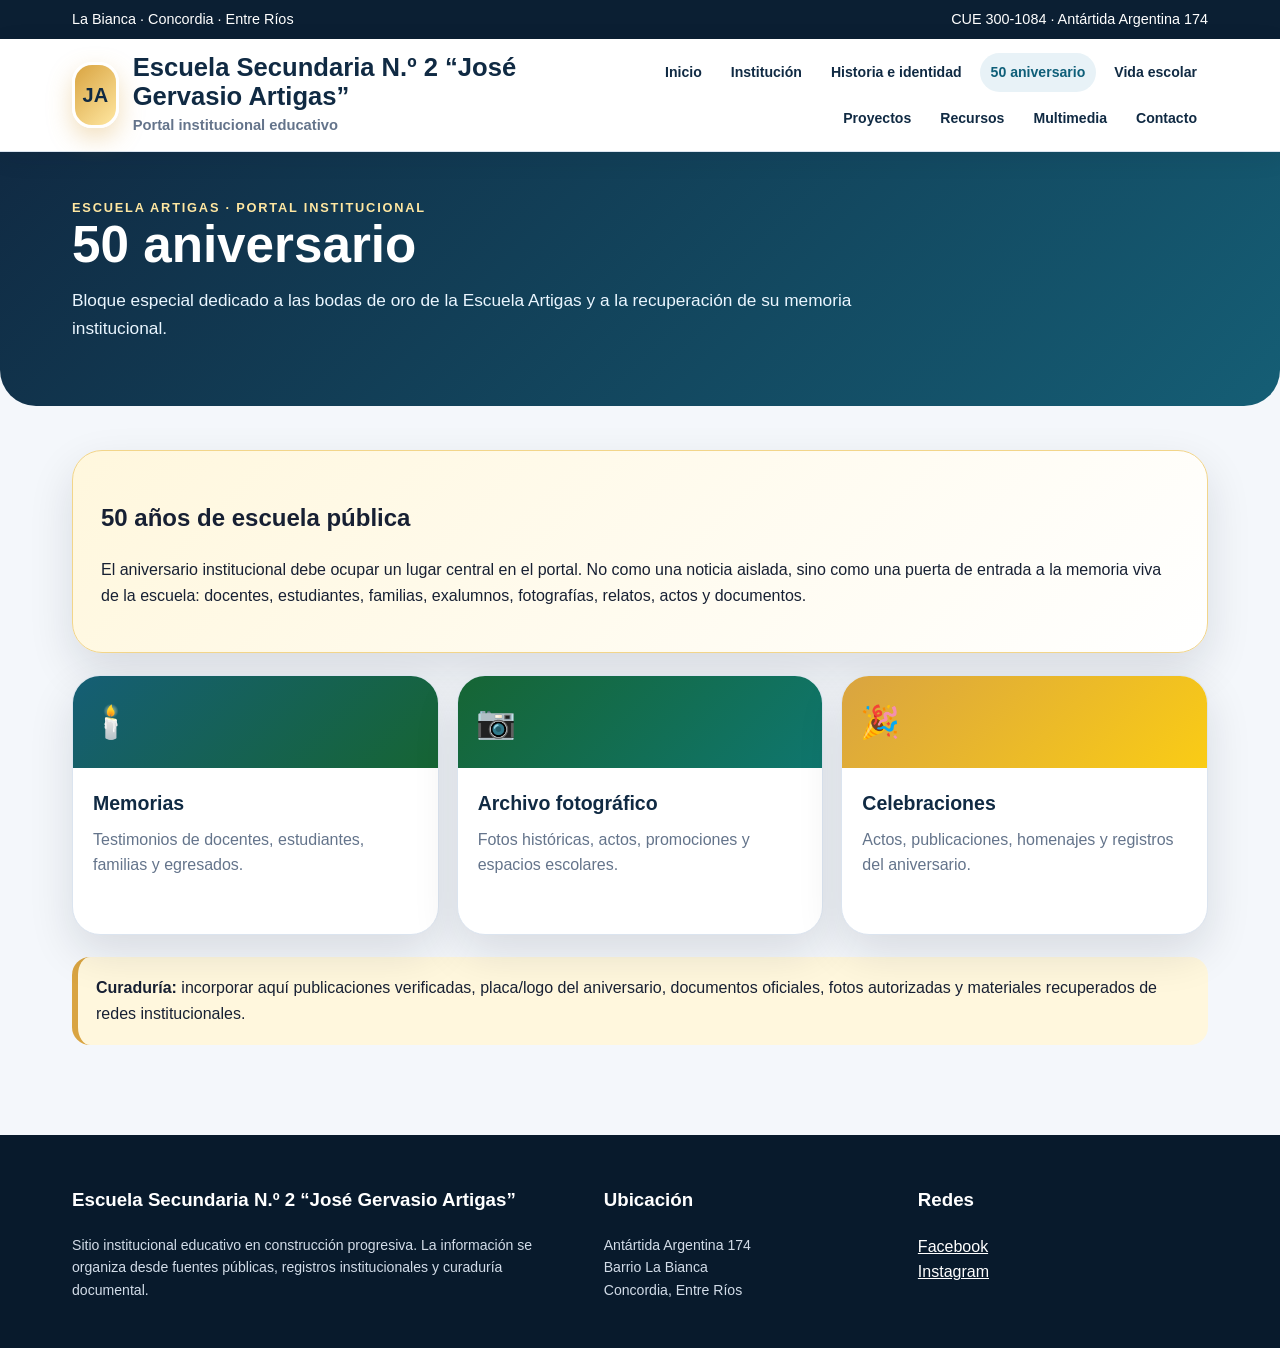
<file: 50-aniversario.html>
<!DOCTYPE html>
<html lang="es">
<head>
<meta charset="UTF-8"><meta name="viewport" content="width=device-width, initial-scale=1.0">
<title>50 aniversario · Escuela Secundaria N.º 2 José Gervasio Artigas</title>
<style>
:root{--azul:#102a43;--azul2:#155e75;--verde:#166534;--oro:#d9a441;--crema:#fff8ec;--fondo:#f4f7fb;--texto:#172033;--muted:#64748b;--card:#ffffff;--line:#dbe4ef;--shadow:0 18px 45px rgba(15,23,42,.12)}
*{box-sizing:border-box}html{scroll-behavior:smooth}body{margin:0;font-family:"Segoe UI",Roboto,Arial,sans-serif;background:var(--fondo);color:var(--texto);line-height:1.6}a{color:inherit}.topbar{background:#0b1f33;color:white;font-size:.9rem}.topbar-inner{max-width:1180px;margin:auto;padding:8px 22px;display:flex;justify-content:space-between;gap:14px;flex-wrap:wrap}.site-header{position:sticky;top:0;z-index:50;background:rgba(255,255,255,.96);backdrop-filter:blur(12px);border-bottom:1px solid var(--line);box-shadow:0 6px 24px rgba(15,23,42,.08)}.header-inner{max-width:1180px;margin:auto;padding:14px 22px;display:flex;align-items:center;justify-content:space-between;gap:20px}.brand{display:flex;align-items:center;gap:14px;text-decoration:none}.logo{width:66px;height:66px;border-radius:20px;background:linear-gradient(135deg,var(--oro),#ffe7a1);display:grid;place-items:center;color:#102a43;font-weight:900;font-size:1.25rem;box-shadow:0 10px 25px rgba(217,164,65,.35);border:3px solid white}.brand h1{margin:0;font-size:clamp(1.1rem,2vw,1.65rem);line-height:1.15;color:var(--azul)}.brand p{margin:2px 0 0;color:var(--muted);font-weight:700;font-size:.92rem}.nav{display:flex;gap:7px;flex-wrap:wrap;justify-content:flex-end}.nav a{text-decoration:none;color:var(--azul);font-weight:800;font-size:.88rem;padding:8px 11px;border-radius:999px}.nav a:hover,.nav a.active{background:#e8f2f7;color:#0f5f79}.hero{position:relative;overflow:hidden;background:linear-gradient(135deg,rgba(16,42,67,.96),rgba(21,94,117,.92)),radial-gradient(circle at 82% 18%,rgba(217,164,65,.45),transparent 28%);color:white}.hero:before{content:"";position:absolute;inset:0;background:linear-gradient(90deg,rgba(16,42,67,.96),rgba(16,42,67,.76)),url('img/portada-institucional.jpg');background-size:cover;background-position:center;opacity:.38}.hero-inner{position:relative;max-width:1180px;margin:auto;padding:72px 22px 56px;display:grid;grid-template-columns:1.2fr .8fr;gap:30px;align-items:center}.eyebrow{text-transform:uppercase;letter-spacing:.14em;color:#ffe7a1;font-weight:900;font-size:.8rem}.hero h2{font-size:clamp(2.25rem,5vw,4.7rem);line-height:.98;margin:12px 0 16px;max-width:850px}.hero p{font-size:1.15rem;color:#eef6ff;max-width:760px}.hero-actions{display:flex;gap:12px;flex-wrap:wrap;margin-top:24px}.btn{display:inline-flex;align-items:center;gap:8px;text-decoration:none;border-radius:999px;padding:12px 18px;font-weight:900;background:var(--oro);color:#102a43;box-shadow:0 12px 25px rgba(0,0,0,.18)}.btn.secondary{background:white;color:var(--azul)}.hero-card{background:rgba(255,255,255,.13);border:1px solid rgba(255,255,255,.28);border-radius:28px;padding:24px;box-shadow:0 20px 60px rgba(0,0,0,.2)}.hero-card h3{margin-top:0;color:#ffe7a1}.quick-facts{display:grid;gap:12px}.fact{background:rgba(255,255,255,.12);border-radius:18px;padding:14px}.fact strong{display:block;color:white}.container{max-width:1180px;margin:auto;padding:44px 22px}.section-head{display:flex;justify-content:space-between;align-items:end;gap:20px;margin-bottom:18px}.section-head h2{font-size:clamp(1.7rem,3vw,2.8rem);line-height:1.05;margin:0;color:var(--azul)}.section-head p{margin:8px 0 0;color:var(--muted);max-width:760px}.moodle-grid{display:grid;grid-template-columns:repeat(3,1fr);gap:18px}.block{background:var(--card);border:1px solid var(--line);border-radius:28px;overflow:hidden;box-shadow:var(--shadow);text-decoration:none;display:flex;flex-direction:column;min-height:260px;transition:.18s transform,.18s box-shadow}.block:hover{transform:translateY(-5px);box-shadow:0 25px 60px rgba(15,23,42,.18)}.block-media{height:92px;background:linear-gradient(135deg,var(--azul2),var(--verde));display:flex;align-items:center;padding:18px;color:white;font-size:2rem}.block:nth-child(2n) .block-media{background:linear-gradient(135deg,var(--verde),#0f766e)}.block:nth-child(3n) .block-media{background:linear-gradient(135deg,var(--oro),#facc15);color:#102a43}.block-body{padding:20px}.block-body h3{margin:0 0 7px;color:var(--azul);font-size:1.22rem}.block-body p{margin:0;color:var(--muted)}.wide{grid-column:span 2}.panel{background:white;border:1px solid var(--line);border-radius:30px;padding:28px;box-shadow:var(--shadow)}.panel.blue{background:linear-gradient(135deg,var(--azul),var(--azul2));color:white}.panel.blue p,.panel.blue li{color:#eaf6ff}.panel.gold{background:linear-gradient(135deg,#fff7dd,#fff);border-color:#f2d58a}.split{display:grid;grid-template-columns:1fr 1fr;gap:22px}.cards{display:grid;grid-template-columns:repeat(3,1fr);gap:16px}.mini{background:white;border:1px solid var(--line);border-radius:22px;padding:20px}.mini h3{margin:0 0 6px;color:var(--azul)}.badge{display:inline-flex;border-radius:999px;background:#e8f2f7;color:#0f5f79;padding:6px 10px;font-weight:900;font-size:.82rem;margin:3px}.timeline{display:grid;gap:14px}.timeline-item{display:grid;grid-template-columns:130px 1fr;gap:18px;background:white;border:1px solid var(--line);border-radius:22px;padding:18px}.year{font-size:1.3rem;font-weight:900;color:#b7791f}.page-hero{background:linear-gradient(135deg,var(--azul),var(--azul2));color:white;border-radius:0 0 36px 36px}.page-hero .container{padding-top:46px;padding-bottom:46px}.page-hero h2{font-size:clamp(2rem,4vw,3.6rem);line-height:1;margin:0 0 12px}.page-hero p{font-size:1.08rem;max-width:850px;color:#eaf6ff}.list{padding-left:18px}.list li{margin:8px 0}.source{font-size:.9rem;color:var(--muted)}.alert{background:#fff7dd;border-left:6px solid var(--oro);border-radius:18px;padding:18px}.placeholder{background:linear-gradient(135deg,#eef6ff,#ffffff);border:2px dashed #aac2d3;border-radius:24px;min-height:210px;display:grid;place-items:center;text-align:center;padding:20px;color:#52667a}.socials{display:flex;gap:12px;flex-wrap:wrap}.socials a{background:#e8f2f7;color:var(--azul);text-decoration:none;border-radius:999px;padding:10px 14px;font-weight:900}.footer{background:#081a2c;color:white;margin-top:46px}.footer .container{padding-top:32px;padding-bottom:32px}.footer-grid{display:grid;grid-template-columns:1.4fr .8fr .8fr;gap:24px}.footer a{color:white}.small{font-size:.88rem;color:#d2dce8}.skip{position:absolute;left:-999px;top:auto}.skip:focus{left:10px;top:10px;z-index:100;background:white;padding:10px}@media(max-width:980px){.hero-inner{grid-template-columns:1fr}.moodle-grid,.cards,.split,.footer-grid{grid-template-columns:1fr}.wide{grid-column:span 1}.header-inner{align-items:flex-start;flex-direction:column}.nav{justify-content:flex-start}.site-header{position:relative}.timeline-item{grid-template-columns:1fr}}@media(max-width:560px){.topbar-inner{display:block}.hero-inner{padding-top:46px}.logo{width:56px;height:56px}.container{padding-left:16px;padding-right:16px}.hero h2{font-size:2.2rem}.block{min-height:auto}}
</style>
</head>
<body>
<a class="skip" href="#contenido">Saltar al contenido</a>
<div class="topbar"><div class="topbar-inner"><span>La Bianca · Concordia · Entre Ríos</span><span>CUE 300-1084 · Antártida Argentina 174</span></div></div>
<header class="site-header"><div class="header-inner"><a class="brand" href="index.html" aria-label="Inicio"><div class="logo">JA</div><div><h1>Escuela Secundaria N.º 2 “José Gervasio Artigas”</h1><p>Portal institucional educativo</p></div></a><nav class="nav" aria-label="Navegación principal"><a class="" href="index.html">Inicio</a><a class="" href="institucion.html">Institución</a><a class="" href="historia.html">Historia e identidad</a><a class="active" href="50-aniversario.html">50 aniversario</a><a class="" href="vida-escolar.html">Vida escolar</a><a class="" href="proyectos.html">Proyectos</a><a class="" href="recursos.html">Recursos</a><a class="" href="multimedia.html">Multimedia</a><a class="" href="contacto.html">Contacto</a></nav></div></header>
<section class="page-hero"><div class="container"><div class="eyebrow">Escuela Artigas · Portal institucional</div><h2>50 aniversario</h2><p>Bloque especial dedicado a las bodas de oro de la Escuela Artigas y a la recuperación de su memoria institucional.</p></div></section>
<main id="contenido"><div class="container"><section class="panel gold"><h2>50 años de escuela pública</h2><p>El aniversario institucional debe ocupar un lugar central en el portal. No como una noticia aislada, sino como una puerta de entrada a la memoria viva de la escuela: docentes, estudiantes, familias, exalumnos, fotografías, relatos, actos y documentos.</p></section><section class="moodle-grid" style="margin-top:22px"><div class="block"><div class="block-media">🕯️</div><div class="block-body"><h3>Memorias</h3><p>Testimonios de docentes, estudiantes, familias y egresados.</p></div></div><div class="block"><div class="block-media">📷</div><div class="block-body"><h3>Archivo fotográfico</h3><p>Fotos históricas, actos, promociones y espacios escolares.</p></div></div><div class="block"><div class="block-media">🎉</div><div class="block-body"><h3>Celebraciones</h3><p>Actos, publicaciones, homenajes y registros del aniversario.</p></div></div></section><section class="alert" style="margin-top:22px"><strong>Curaduría:</strong> incorporar aquí publicaciones verificadas, placa/logo del aniversario, documentos oficiales, fotos autorizadas y materiales recuperados de redes institucionales.</section></div></main>
<footer class="footer"><div class="container footer-grid"><div><h3>Escuela Secundaria N.º 2 “José Gervasio Artigas”</h3><p class="small">Sitio institucional educativo en construcción progresiva. La información se organiza desde fuentes públicas, registros institucionales y curaduría documental.</p></div><div><h3>Ubicación</h3><p class="small">Antártida Argentina 174<br>Barrio La Bianca<br>Concordia, Entre Ríos</p></div><div><h3>Redes</h3><p><a href="https://www.facebook.com/Esc.Sec.Artigas.Oficial/">Facebook</a><br><a href="https://www.instagram.com/escuela2artigas/">Instagram</a></p></div></div></footer>
</body></html>
</file>
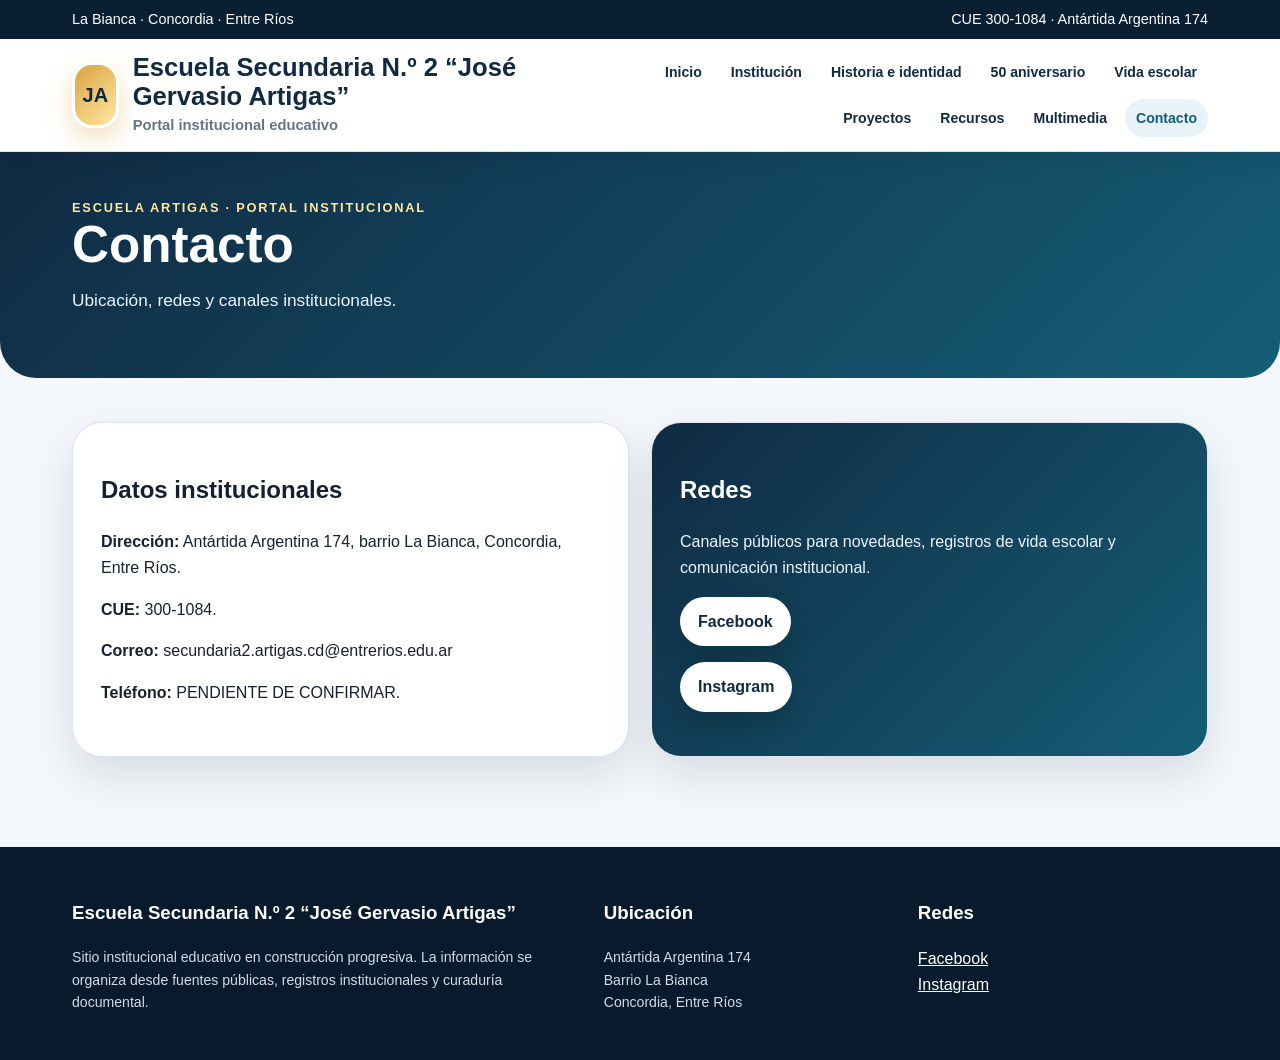
<file: contacto.html>
<!DOCTYPE html>
<html lang="es">
<head>
<meta charset="UTF-8"><meta name="viewport" content="width=device-width, initial-scale=1.0">
<title>Contacto · Escuela Secundaria N.º 2 José Gervasio Artigas</title>
<style>
:root{--azul:#102a43;--azul2:#155e75;--verde:#166534;--oro:#d9a441;--crema:#fff8ec;--fondo:#f4f7fb;--texto:#172033;--muted:#64748b;--card:#ffffff;--line:#dbe4ef;--shadow:0 18px 45px rgba(15,23,42,.12)}
*{box-sizing:border-box}html{scroll-behavior:smooth}body{margin:0;font-family:"Segoe UI",Roboto,Arial,sans-serif;background:var(--fondo);color:var(--texto);line-height:1.6}a{color:inherit}.topbar{background:#0b1f33;color:white;font-size:.9rem}.topbar-inner{max-width:1180px;margin:auto;padding:8px 22px;display:flex;justify-content:space-between;gap:14px;flex-wrap:wrap}.site-header{position:sticky;top:0;z-index:50;background:rgba(255,255,255,.96);backdrop-filter:blur(12px);border-bottom:1px solid var(--line);box-shadow:0 6px 24px rgba(15,23,42,.08)}.header-inner{max-width:1180px;margin:auto;padding:14px 22px;display:flex;align-items:center;justify-content:space-between;gap:20px}.brand{display:flex;align-items:center;gap:14px;text-decoration:none}.logo{width:66px;height:66px;border-radius:20px;background:linear-gradient(135deg,var(--oro),#ffe7a1);display:grid;place-items:center;color:#102a43;font-weight:900;font-size:1.25rem;box-shadow:0 10px 25px rgba(217,164,65,.35);border:3px solid white}.brand h1{margin:0;font-size:clamp(1.1rem,2vw,1.65rem);line-height:1.15;color:var(--azul)}.brand p{margin:2px 0 0;color:var(--muted);font-weight:700;font-size:.92rem}.nav{display:flex;gap:7px;flex-wrap:wrap;justify-content:flex-end}.nav a{text-decoration:none;color:var(--azul);font-weight:800;font-size:.88rem;padding:8px 11px;border-radius:999px}.nav a:hover,.nav a.active{background:#e8f2f7;color:#0f5f79}.hero{position:relative;overflow:hidden;background:linear-gradient(135deg,rgba(16,42,67,.96),rgba(21,94,117,.92)),radial-gradient(circle at 82% 18%,rgba(217,164,65,.45),transparent 28%);color:white}.hero:before{content:"";position:absolute;inset:0;background:linear-gradient(90deg,rgba(16,42,67,.96),rgba(16,42,67,.76)),url('img/portada-institucional.jpg');background-size:cover;background-position:center;opacity:.38}.hero-inner{position:relative;max-width:1180px;margin:auto;padding:72px 22px 56px;display:grid;grid-template-columns:1.2fr .8fr;gap:30px;align-items:center}.eyebrow{text-transform:uppercase;letter-spacing:.14em;color:#ffe7a1;font-weight:900;font-size:.8rem}.hero h2{font-size:clamp(2.25rem,5vw,4.7rem);line-height:.98;margin:12px 0 16px;max-width:850px}.hero p{font-size:1.15rem;color:#eef6ff;max-width:760px}.hero-actions{display:flex;gap:12px;flex-wrap:wrap;margin-top:24px}.btn{display:inline-flex;align-items:center;gap:8px;text-decoration:none;border-radius:999px;padding:12px 18px;font-weight:900;background:var(--oro);color:#102a43;box-shadow:0 12px 25px rgba(0,0,0,.18)}.btn.secondary{background:white;color:var(--azul)}.hero-card{background:rgba(255,255,255,.13);border:1px solid rgba(255,255,255,.28);border-radius:28px;padding:24px;box-shadow:0 20px 60px rgba(0,0,0,.2)}.hero-card h3{margin-top:0;color:#ffe7a1}.quick-facts{display:grid;gap:12px}.fact{background:rgba(255,255,255,.12);border-radius:18px;padding:14px}.fact strong{display:block;color:white}.container{max-width:1180px;margin:auto;padding:44px 22px}.section-head{display:flex;justify-content:space-between;align-items:end;gap:20px;margin-bottom:18px}.section-head h2{font-size:clamp(1.7rem,3vw,2.8rem);line-height:1.05;margin:0;color:var(--azul)}.section-head p{margin:8px 0 0;color:var(--muted);max-width:760px}.moodle-grid{display:grid;grid-template-columns:repeat(3,1fr);gap:18px}.block{background:var(--card);border:1px solid var(--line);border-radius:28px;overflow:hidden;box-shadow:var(--shadow);text-decoration:none;display:flex;flex-direction:column;min-height:260px;transition:.18s transform,.18s box-shadow}.block:hover{transform:translateY(-5px);box-shadow:0 25px 60px rgba(15,23,42,.18)}.block-media{height:92px;background:linear-gradient(135deg,var(--azul2),var(--verde));display:flex;align-items:center;padding:18px;color:white;font-size:2rem}.block:nth-child(2n) .block-media{background:linear-gradient(135deg,var(--verde),#0f766e)}.block:nth-child(3n) .block-media{background:linear-gradient(135deg,var(--oro),#facc15);color:#102a43}.block-body{padding:20px}.block-body h3{margin:0 0 7px;color:var(--azul);font-size:1.22rem}.block-body p{margin:0;color:var(--muted)}.wide{grid-column:span 2}.panel{background:white;border:1px solid var(--line);border-radius:30px;padding:28px;box-shadow:var(--shadow)}.panel.blue{background:linear-gradient(135deg,var(--azul),var(--azul2));color:white}.panel.blue p,.panel.blue li{color:#eaf6ff}.panel.gold{background:linear-gradient(135deg,#fff7dd,#fff);border-color:#f2d58a}.split{display:grid;grid-template-columns:1fr 1fr;gap:22px}.cards{display:grid;grid-template-columns:repeat(3,1fr);gap:16px}.mini{background:white;border:1px solid var(--line);border-radius:22px;padding:20px}.mini h3{margin:0 0 6px;color:var(--azul)}.badge{display:inline-flex;border-radius:999px;background:#e8f2f7;color:#0f5f79;padding:6px 10px;font-weight:900;font-size:.82rem;margin:3px}.timeline{display:grid;gap:14px}.timeline-item{display:grid;grid-template-columns:130px 1fr;gap:18px;background:white;border:1px solid var(--line);border-radius:22px;padding:18px}.year{font-size:1.3rem;font-weight:900;color:#b7791f}.page-hero{background:linear-gradient(135deg,var(--azul),var(--azul2));color:white;border-radius:0 0 36px 36px}.page-hero .container{padding-top:46px;padding-bottom:46px}.page-hero h2{font-size:clamp(2rem,4vw,3.6rem);line-height:1;margin:0 0 12px}.page-hero p{font-size:1.08rem;max-width:850px;color:#eaf6ff}.list{padding-left:18px}.list li{margin:8px 0}.source{font-size:.9rem;color:var(--muted)}.alert{background:#fff7dd;border-left:6px solid var(--oro);border-radius:18px;padding:18px}.placeholder{background:linear-gradient(135deg,#eef6ff,#ffffff);border:2px dashed #aac2d3;border-radius:24px;min-height:210px;display:grid;place-items:center;text-align:center;padding:20px;color:#52667a}.socials{display:flex;gap:12px;flex-wrap:wrap}.socials a{background:#e8f2f7;color:var(--azul);text-decoration:none;border-radius:999px;padding:10px 14px;font-weight:900}.footer{background:#081a2c;color:white;margin-top:46px}.footer .container{padding-top:32px;padding-bottom:32px}.footer-grid{display:grid;grid-template-columns:1.4fr .8fr .8fr;gap:24px}.footer a{color:white}.small{font-size:.88rem;color:#d2dce8}.skip{position:absolute;left:-999px;top:auto}.skip:focus{left:10px;top:10px;z-index:100;background:white;padding:10px}@media(max-width:980px){.hero-inner{grid-template-columns:1fr}.moodle-grid,.cards,.split,.footer-grid{grid-template-columns:1fr}.wide{grid-column:span 1}.header-inner{align-items:flex-start;flex-direction:column}.nav{justify-content:flex-start}.site-header{position:relative}.timeline-item{grid-template-columns:1fr}}@media(max-width:560px){.topbar-inner{display:block}.hero-inner{padding-top:46px}.logo{width:56px;height:56px}.container{padding-left:16px;padding-right:16px}.hero h2{font-size:2.2rem}.block{min-height:auto}}
</style>
</head>
<body>
<a class="skip" href="#contenido">Saltar al contenido</a>
<div class="topbar"><div class="topbar-inner"><span>La Bianca · Concordia · Entre Ríos</span><span>CUE 300-1084 · Antártida Argentina 174</span></div></div>
<header class="site-header"><div class="header-inner"><a class="brand" href="index.html" aria-label="Inicio"><div class="logo">JA</div><div><h1>Escuela Secundaria N.º 2 “José Gervasio Artigas”</h1><p>Portal institucional educativo</p></div></a><nav class="nav" aria-label="Navegación principal"><a class="" href="index.html">Inicio</a><a class="" href="institucion.html">Institución</a><a class="" href="historia.html">Historia e identidad</a><a class="" href="50-aniversario.html">50 aniversario</a><a class="" href="vida-escolar.html">Vida escolar</a><a class="" href="proyectos.html">Proyectos</a><a class="" href="recursos.html">Recursos</a><a class="" href="multimedia.html">Multimedia</a><a class="active" href="contacto.html">Contacto</a></nav></div></header>
<section class="page-hero"><div class="container"><div class="eyebrow">Escuela Artigas · Portal institucional</div><h2>Contacto</h2><p>Ubicación, redes y canales institucionales.</p></div></section>
<main id="contenido"><div class="container"><section class="split"><div class="panel"><h2>Datos institucionales</h2><p><strong>Dirección:</strong> Antártida Argentina 174, barrio La Bianca, Concordia, Entre Ríos.</p><p><strong>CUE:</strong> 300-1084.</p><p><strong>Correo:</strong> secundaria2.artigas.cd@entrerios.edu.ar</p><p><strong>Teléfono:</strong> PENDIENTE DE CONFIRMAR.</p></div><div class="panel blue"><h2>Redes</h2><p>Canales públicos para novedades, registros de vida escolar y comunicación institucional.</p><p><a class="btn secondary" href="https://www.facebook.com/Esc.Sec.Artigas.Oficial/">Facebook</a></p><p><a class="btn secondary" href="https://www.instagram.com/escuela2artigas/">Instagram</a></p></div></section></div></main>
<footer class="footer"><div class="container footer-grid"><div><h3>Escuela Secundaria N.º 2 “José Gervasio Artigas”</h3><p class="small">Sitio institucional educativo en construcción progresiva. La información se organiza desde fuentes públicas, registros institucionales y curaduría documental.</p></div><div><h3>Ubicación</h3><p class="small">Antártida Argentina 174<br>Barrio La Bianca<br>Concordia, Entre Ríos</p></div><div><h3>Redes</h3><p><a href="https://www.facebook.com/Esc.Sec.Artigas.Oficial/">Facebook</a><br><a href="https://www.instagram.com/escuela2artigas/">Instagram</a></p></div></div></footer>
</body></html>
</file>
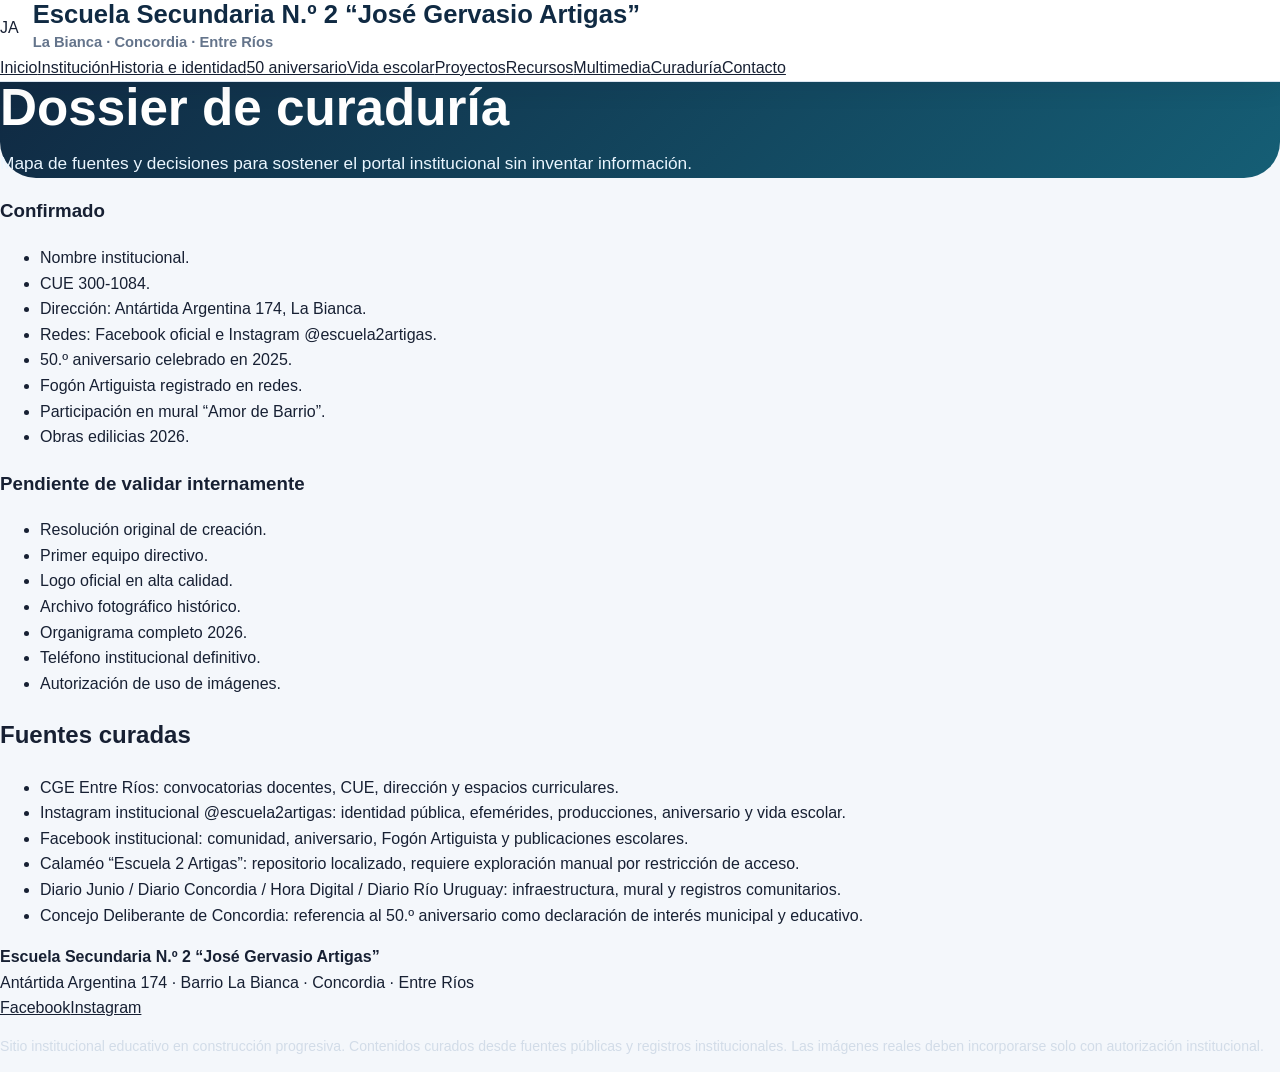
<file: curaduria.html>
<!DOCTYPE html><html lang="es"><head><meta charset="UTF-8"><meta name="viewport" content="width=device-width, initial-scale=1.0"><title>Curaduría · Escuela Artigas</title><link rel="stylesheet" href="styles.css"></head><body><header class="site-header"><div class="brand"><div class="logo-mark">JA</div><div><h1>Escuela Secundaria N.º 2 “José Gervasio Artigas”</h1><p>La Bianca · Concordia · Entre Ríos</p></div></div><nav class="topnav"><a href="index.html">Inicio</a><a href="institucion.html">Institución</a><a href="historia.html">Historia e identidad</a><a href="50-aniversario.html">50 aniversario</a><a href="vida-escolar.html">Vida escolar</a><a href="proyectos.html">Proyectos</a><a href="recursos.html">Recursos</a><a href="multimedia.html">Multimedia</a><a href="curaduria.html">Curaduría</a><a href="contacto.html">Contacto</a></nav></header><main><section class="page-hero"><h2>Dossier de curaduría</h2><p>Mapa de fuentes y decisiones para sostener el portal institucional sin inventar información.</p></section><section class="grid two"><div class="content-card"><h3>Confirmado</h3><ul><li>Nombre institucional.</li><li>CUE 300-1084.</li><li>Dirección: Antártida Argentina 174, La Bianca.</li><li>Redes: Facebook oficial e Instagram @escuela2artigas.</li><li>50.º aniversario celebrado en 2025.</li><li>Fogón Artiguista registrado en redes.</li><li>Participación en mural “Amor de Barrio”.</li><li>Obras edilicias 2026.</li></ul></div><div class="content-card"><h3>Pendiente de validar internamente</h3><ul><li>Resolución original de creación.</li><li>Primer equipo directivo.</li><li>Logo oficial en alta calidad.</li><li>Archivo fotográfico histórico.</li><li>Organigrama completo 2026.</li><li>Teléfono institucional definitivo.</li><li>Autorización de uso de imágenes.</li></ul></div></section><section class="section-title"><h2>Fuentes curadas</h2></section><section class="content-card"><ul class="source-list"><li>CGE Entre Ríos: convocatorias docentes, CUE, dirección y espacios curriculares.</li><li>Instagram institucional @escuela2artigas: identidad pública, efemérides, producciones, aniversario y vida escolar.</li><li>Facebook institucional: comunidad, aniversario, Fogón Artiguista y publicaciones escolares.</li><li>Calaméo “Escuela 2 Artigas”: repositorio localizado, requiere exploración manual por restricción de acceso.</li><li>Diario Junio / Diario Concordia / Hora Digital / Diario Río Uruguay: infraestructura, mural y registros comunitarios.</li><li>Concejo Deliberante de Concordia: referencia al 50.º aniversario como declaración de interés municipal y educativo.</li></ul></section></main><footer><div><strong>Escuela Secundaria N.º 2 “José Gervasio Artigas”</strong><br>Antártida Argentina 174 · Barrio La Bianca · Concordia · Entre Ríos</div><div class="footer-links"><a href="https://www.facebook.com/Esc.Sec.Artigas.Oficial/">Facebook</a><a href="https://www.instagram.com/escuela2artigas/">Instagram</a></div><p class="small">Sitio institucional educativo en construcción progresiva. Contenidos curados desde fuentes públicas y registros institucionales. Las imágenes reales deben incorporarse solo con autorización institucional.</p></footer></body></html>
</file>
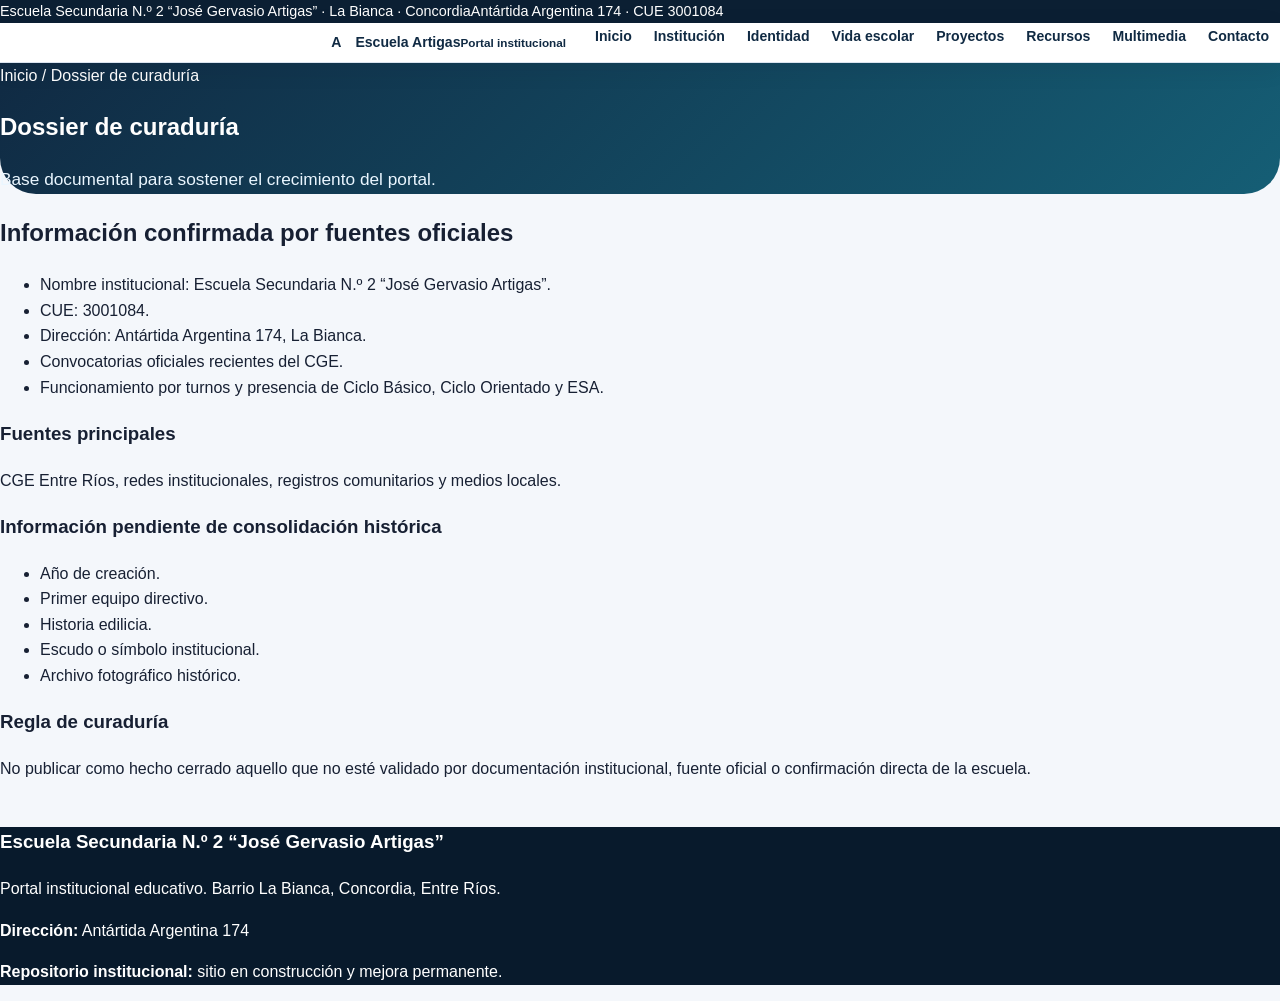
<file: dossier-curaduria.html>
<!DOCTYPE html><html lang="es"><head><meta charset="UTF-8"><meta name="viewport" content="width=device-width, initial-scale=1.0"><meta name="description" content="Portal institucional educativo de la Escuela Secundaria N.º 2 José Gervasio Artigas de La Bianca, Concordia, Entre Ríos."><title>Dossier de curaduría · Escuela Artigas</title><link rel="stylesheet" href="styles.css"></head><body><div class="topbar"><div class="wrap"><span>Escuela Secundaria N.º 2 “José Gervasio Artigas” · La Bianca · Concordia</span><span>Antártida Argentina 174 · CUE 3001084</span></div></div><header class="site-header"><nav class="nav"><a class="brand" href="index.html"><span class="seal">A</span><span>Escuela Artigas<small>Portal institucional</small></span></a><div class="menu"><a class="" href="index.html">Inicio</a><a class="" href="institucion.html">Institución</a><a class="" href="identidad.html">Identidad</a><a class="" href="vida-escolar.html">Vida escolar</a><a class="" href="proyectos.html">Proyectos</a><a class="" href="recursos.html">Recursos</a><a class="" href="multimedia.html">Multimedia</a><a class="" href="contacto.html">Contacto</a></div></nav></header><section class="page-hero"><div class="wrap"><div class="breadcrumb">Inicio / Dossier de curaduría</div><h1>Dossier de curaduría</h1><p>Base documental para sostener el crecimiento del portal.</p></div></section><main class="section"><div class="dashboard"><article class="card span-8"><h2>Información confirmada por fuentes oficiales</h2><ul class="list-clean"><li>Nombre institucional: Escuela Secundaria N.º 2 “José Gervasio Artigas”.</li><li>CUE: 3001084.</li><li>Dirección: Antártida Argentina 174, La Bianca.</li><li>Convocatorias oficiales recientes del CGE.</li><li>Funcionamiento por turnos y presencia de Ciclo Básico, Ciclo Orientado y ESA.</li></ul></article><aside class="card span-4"><h3>Fuentes principales</h3><p>CGE Entre Ríos, redes institucionales, registros comunitarios y medios locales.</p></aside><article class="card span-6"><h3>Información pendiente de consolidación histórica</h3><ul class="list-clean"><li>Año de creación.</li><li>Primer equipo directivo.</li><li>Historia edilicia.</li><li>Escudo o símbolo institucional.</li><li>Archivo fotográfico histórico.</li></ul></article><article class="card span-6"><h3>Regla de curaduría</h3><p>No publicar como hecho cerrado aquello que no esté validado por documentación institucional, fuente oficial o confirmación directa de la escuela.</p></article></div></main><footer class="footer"><div class="wrap"><div><h3>Escuela Secundaria N.º 2 “José Gervasio Artigas”</h3><p>Portal institucional educativo. Barrio La Bianca, Concordia, Entre Ríos.</p></div><div><p><strong>Dirección:</strong> Antártida Argentina 174</p><p><strong>Repositorio institucional:</strong> sitio en construcción y mejora permanente.</p></div></div></footer></body></html>
</file>
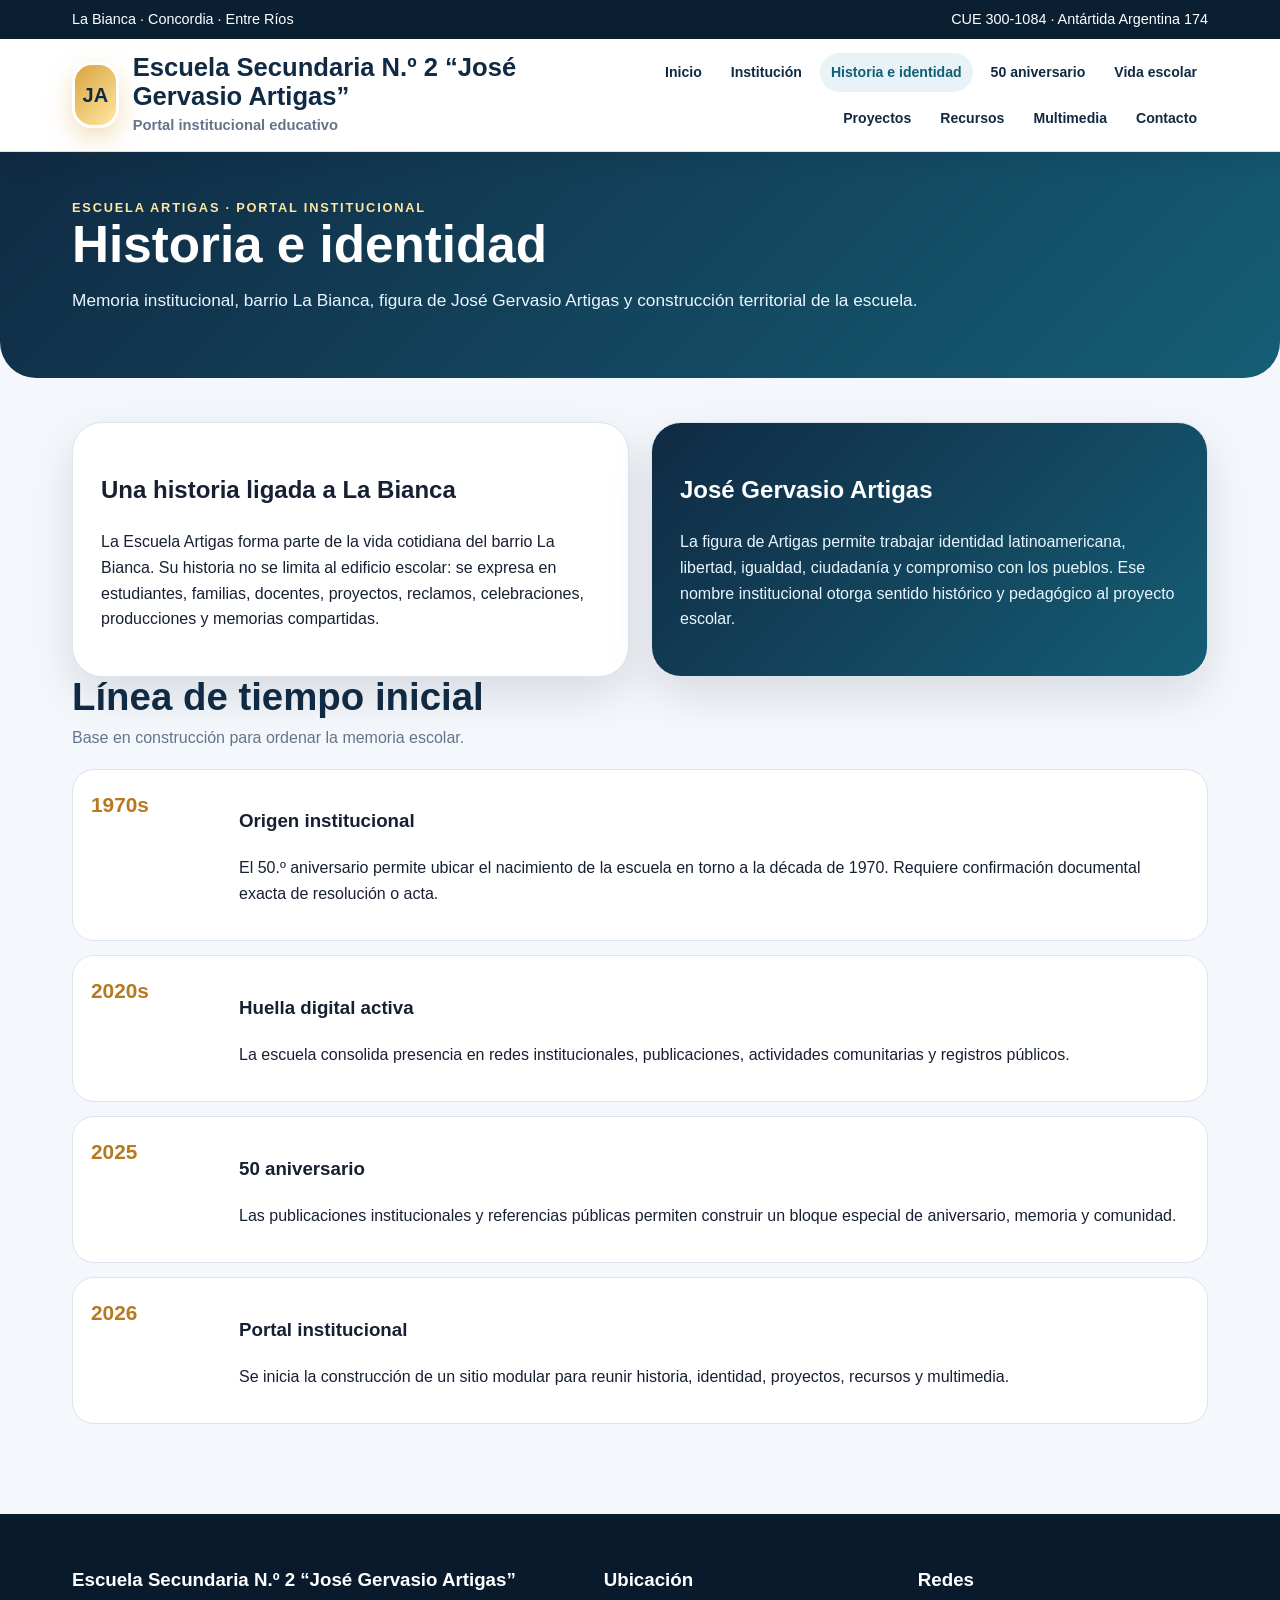
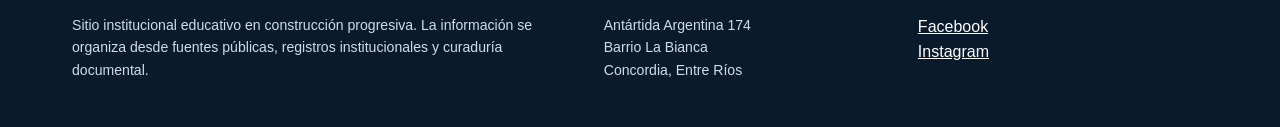
<file: historia.html>
<!DOCTYPE html>
<html lang="es">
<head>
<meta charset="UTF-8"><meta name="viewport" content="width=device-width, initial-scale=1.0">
<title>Historia e identidad · Escuela Secundaria N.º 2 José Gervasio Artigas</title>
<style>
:root{--azul:#102a43;--azul2:#155e75;--verde:#166534;--oro:#d9a441;--crema:#fff8ec;--fondo:#f4f7fb;--texto:#172033;--muted:#64748b;--card:#ffffff;--line:#dbe4ef;--shadow:0 18px 45px rgba(15,23,42,.12)}
*{box-sizing:border-box}html{scroll-behavior:smooth}body{margin:0;font-family:"Segoe UI",Roboto,Arial,sans-serif;background:var(--fondo);color:var(--texto);line-height:1.6}a{color:inherit}.topbar{background:#0b1f33;color:white;font-size:.9rem}.topbar-inner{max-width:1180px;margin:auto;padding:8px 22px;display:flex;justify-content:space-between;gap:14px;flex-wrap:wrap}.site-header{position:sticky;top:0;z-index:50;background:rgba(255,255,255,.96);backdrop-filter:blur(12px);border-bottom:1px solid var(--line);box-shadow:0 6px 24px rgba(15,23,42,.08)}.header-inner{max-width:1180px;margin:auto;padding:14px 22px;display:flex;align-items:center;justify-content:space-between;gap:20px}.brand{display:flex;align-items:center;gap:14px;text-decoration:none}.logo{width:66px;height:66px;border-radius:20px;background:linear-gradient(135deg,var(--oro),#ffe7a1);display:grid;place-items:center;color:#102a43;font-weight:900;font-size:1.25rem;box-shadow:0 10px 25px rgba(217,164,65,.35);border:3px solid white}.brand h1{margin:0;font-size:clamp(1.1rem,2vw,1.65rem);line-height:1.15;color:var(--azul)}.brand p{margin:2px 0 0;color:var(--muted);font-weight:700;font-size:.92rem}.nav{display:flex;gap:7px;flex-wrap:wrap;justify-content:flex-end}.nav a{text-decoration:none;color:var(--azul);font-weight:800;font-size:.88rem;padding:8px 11px;border-radius:999px}.nav a:hover,.nav a.active{background:#e8f2f7;color:#0f5f79}.hero{position:relative;overflow:hidden;background:linear-gradient(135deg,rgba(16,42,67,.96),rgba(21,94,117,.92)),radial-gradient(circle at 82% 18%,rgba(217,164,65,.45),transparent 28%);color:white}.hero:before{content:"";position:absolute;inset:0;background:linear-gradient(90deg,rgba(16,42,67,.96),rgba(16,42,67,.76)),url('img/portada-institucional.jpg');background-size:cover;background-position:center;opacity:.38}.hero-inner{position:relative;max-width:1180px;margin:auto;padding:72px 22px 56px;display:grid;grid-template-columns:1.2fr .8fr;gap:30px;align-items:center}.eyebrow{text-transform:uppercase;letter-spacing:.14em;color:#ffe7a1;font-weight:900;font-size:.8rem}.hero h2{font-size:clamp(2.25rem,5vw,4.7rem);line-height:.98;margin:12px 0 16px;max-width:850px}.hero p{font-size:1.15rem;color:#eef6ff;max-width:760px}.hero-actions{display:flex;gap:12px;flex-wrap:wrap;margin-top:24px}.btn{display:inline-flex;align-items:center;gap:8px;text-decoration:none;border-radius:999px;padding:12px 18px;font-weight:900;background:var(--oro);color:#102a43;box-shadow:0 12px 25px rgba(0,0,0,.18)}.btn.secondary{background:white;color:var(--azul)}.hero-card{background:rgba(255,255,255,.13);border:1px solid rgba(255,255,255,.28);border-radius:28px;padding:24px;box-shadow:0 20px 60px rgba(0,0,0,.2)}.hero-card h3{margin-top:0;color:#ffe7a1}.quick-facts{display:grid;gap:12px}.fact{background:rgba(255,255,255,.12);border-radius:18px;padding:14px}.fact strong{display:block;color:white}.container{max-width:1180px;margin:auto;padding:44px 22px}.section-head{display:flex;justify-content:space-between;align-items:end;gap:20px;margin-bottom:18px}.section-head h2{font-size:clamp(1.7rem,3vw,2.8rem);line-height:1.05;margin:0;color:var(--azul)}.section-head p{margin:8px 0 0;color:var(--muted);max-width:760px}.moodle-grid{display:grid;grid-template-columns:repeat(3,1fr);gap:18px}.block{background:var(--card);border:1px solid var(--line);border-radius:28px;overflow:hidden;box-shadow:var(--shadow);text-decoration:none;display:flex;flex-direction:column;min-height:260px;transition:.18s transform,.18s box-shadow}.block:hover{transform:translateY(-5px);box-shadow:0 25px 60px rgba(15,23,42,.18)}.block-media{height:92px;background:linear-gradient(135deg,var(--azul2),var(--verde));display:flex;align-items:center;padding:18px;color:white;font-size:2rem}.block:nth-child(2n) .block-media{background:linear-gradient(135deg,var(--verde),#0f766e)}.block:nth-child(3n) .block-media{background:linear-gradient(135deg,var(--oro),#facc15);color:#102a43}.block-body{padding:20px}.block-body h3{margin:0 0 7px;color:var(--azul);font-size:1.22rem}.block-body p{margin:0;color:var(--muted)}.wide{grid-column:span 2}.panel{background:white;border:1px solid var(--line);border-radius:30px;padding:28px;box-shadow:var(--shadow)}.panel.blue{background:linear-gradient(135deg,var(--azul),var(--azul2));color:white}.panel.blue p,.panel.blue li{color:#eaf6ff}.panel.gold{background:linear-gradient(135deg,#fff7dd,#fff);border-color:#f2d58a}.split{display:grid;grid-template-columns:1fr 1fr;gap:22px}.cards{display:grid;grid-template-columns:repeat(3,1fr);gap:16px}.mini{background:white;border:1px solid var(--line);border-radius:22px;padding:20px}.mini h3{margin:0 0 6px;color:var(--azul)}.badge{display:inline-flex;border-radius:999px;background:#e8f2f7;color:#0f5f79;padding:6px 10px;font-weight:900;font-size:.82rem;margin:3px}.timeline{display:grid;gap:14px}.timeline-item{display:grid;grid-template-columns:130px 1fr;gap:18px;background:white;border:1px solid var(--line);border-radius:22px;padding:18px}.year{font-size:1.3rem;font-weight:900;color:#b7791f}.page-hero{background:linear-gradient(135deg,var(--azul),var(--azul2));color:white;border-radius:0 0 36px 36px}.page-hero .container{padding-top:46px;padding-bottom:46px}.page-hero h2{font-size:clamp(2rem,4vw,3.6rem);line-height:1;margin:0 0 12px}.page-hero p{font-size:1.08rem;max-width:850px;color:#eaf6ff}.list{padding-left:18px}.list li{margin:8px 0}.source{font-size:.9rem;color:var(--muted)}.alert{background:#fff7dd;border-left:6px solid var(--oro);border-radius:18px;padding:18px}.placeholder{background:linear-gradient(135deg,#eef6ff,#ffffff);border:2px dashed #aac2d3;border-radius:24px;min-height:210px;display:grid;place-items:center;text-align:center;padding:20px;color:#52667a}.socials{display:flex;gap:12px;flex-wrap:wrap}.socials a{background:#e8f2f7;color:var(--azul);text-decoration:none;border-radius:999px;padding:10px 14px;font-weight:900}.footer{background:#081a2c;color:white;margin-top:46px}.footer .container{padding-top:32px;padding-bottom:32px}.footer-grid{display:grid;grid-template-columns:1.4fr .8fr .8fr;gap:24px}.footer a{color:white}.small{font-size:.88rem;color:#d2dce8}.skip{position:absolute;left:-999px;top:auto}.skip:focus{left:10px;top:10px;z-index:100;background:white;padding:10px}@media(max-width:980px){.hero-inner{grid-template-columns:1fr}.moodle-grid,.cards,.split,.footer-grid{grid-template-columns:1fr}.wide{grid-column:span 1}.header-inner{align-items:flex-start;flex-direction:column}.nav{justify-content:flex-start}.site-header{position:relative}.timeline-item{grid-template-columns:1fr}}@media(max-width:560px){.topbar-inner{display:block}.hero-inner{padding-top:46px}.logo{width:56px;height:56px}.container{padding-left:16px;padding-right:16px}.hero h2{font-size:2.2rem}.block{min-height:auto}}
</style>
</head>
<body>
<a class="skip" href="#contenido">Saltar al contenido</a>
<div class="topbar"><div class="topbar-inner"><span>La Bianca · Concordia · Entre Ríos</span><span>CUE 300-1084 · Antártida Argentina 174</span></div></div>
<header class="site-header"><div class="header-inner"><a class="brand" href="index.html" aria-label="Inicio"><div class="logo">JA</div><div><h1>Escuela Secundaria N.º 2 “José Gervasio Artigas”</h1><p>Portal institucional educativo</p></div></a><nav class="nav" aria-label="Navegación principal"><a class="" href="index.html">Inicio</a><a class="" href="institucion.html">Institución</a><a class="active" href="historia.html">Historia e identidad</a><a class="" href="50-aniversario.html">50 aniversario</a><a class="" href="vida-escolar.html">Vida escolar</a><a class="" href="proyectos.html">Proyectos</a><a class="" href="recursos.html">Recursos</a><a class="" href="multimedia.html">Multimedia</a><a class="" href="contacto.html">Contacto</a></nav></div></header>
<section class="page-hero"><div class="container"><div class="eyebrow">Escuela Artigas · Portal institucional</div><h2>Historia e identidad</h2><p>Memoria institucional, barrio La Bianca, figura de José Gervasio Artigas y construcción territorial de la escuela.</p></div></section>
<main id="contenido"><div class="container"><section class="split"><div class="panel"><h2>Una historia ligada a La Bianca</h2><p>La Escuela Artigas forma parte de la vida cotidiana del barrio La Bianca. Su historia no se limita al edificio escolar: se expresa en estudiantes, familias, docentes, proyectos, reclamos, celebraciones, producciones y memorias compartidas.</p></div><div class="panel blue"><h2>José Gervasio Artigas</h2><p>La figura de Artigas permite trabajar identidad latinoamericana, libertad, igualdad, ciudadanía y compromiso con los pueblos. Ese nombre institucional otorga sentido histórico y pedagógico al proyecto escolar.</p></div></section><section class="section-head"><div><h2>Línea de tiempo inicial</h2><p>Base en construcción para ordenar la memoria escolar.</p></div></section><div class="timeline"><div class="timeline-item"><div class="year">1970s</div><div><h3>Origen institucional</h3><p>El 50.º aniversario permite ubicar el nacimiento de la escuela en torno a la década de 1970. Requiere confirmación documental exacta de resolución o acta.</p></div></div><div class="timeline-item"><div class="year">2020s</div><div><h3>Huella digital activa</h3><p>La escuela consolida presencia en redes institucionales, publicaciones, actividades comunitarias y registros públicos.</p></div></div><div class="timeline-item"><div class="year">2025</div><div><h3>50 aniversario</h3><p>Las publicaciones institucionales y referencias públicas permiten construir un bloque especial de aniversario, memoria y comunidad.</p></div></div><div class="timeline-item"><div class="year">2026</div><div><h3>Portal institucional</h3><p>Se inicia la construcción de un sitio modular para reunir historia, identidad, proyectos, recursos y multimedia.</p></div></div></div></div></main>
<footer class="footer"><div class="container footer-grid"><div><h3>Escuela Secundaria N.º 2 “José Gervasio Artigas”</h3><p class="small">Sitio institucional educativo en construcción progresiva. La información se organiza desde fuentes públicas, registros institucionales y curaduría documental.</p></div><div><h3>Ubicación</h3><p class="small">Antártida Argentina 174<br>Barrio La Bianca<br>Concordia, Entre Ríos</p></div><div><h3>Redes</h3><p><a href="https://www.facebook.com/Esc.Sec.Artigas.Oficial/">Facebook</a><br><a href="https://www.instagram.com/escuela2artigas/">Instagram</a></p></div></div></footer>
</body></html>
</file>
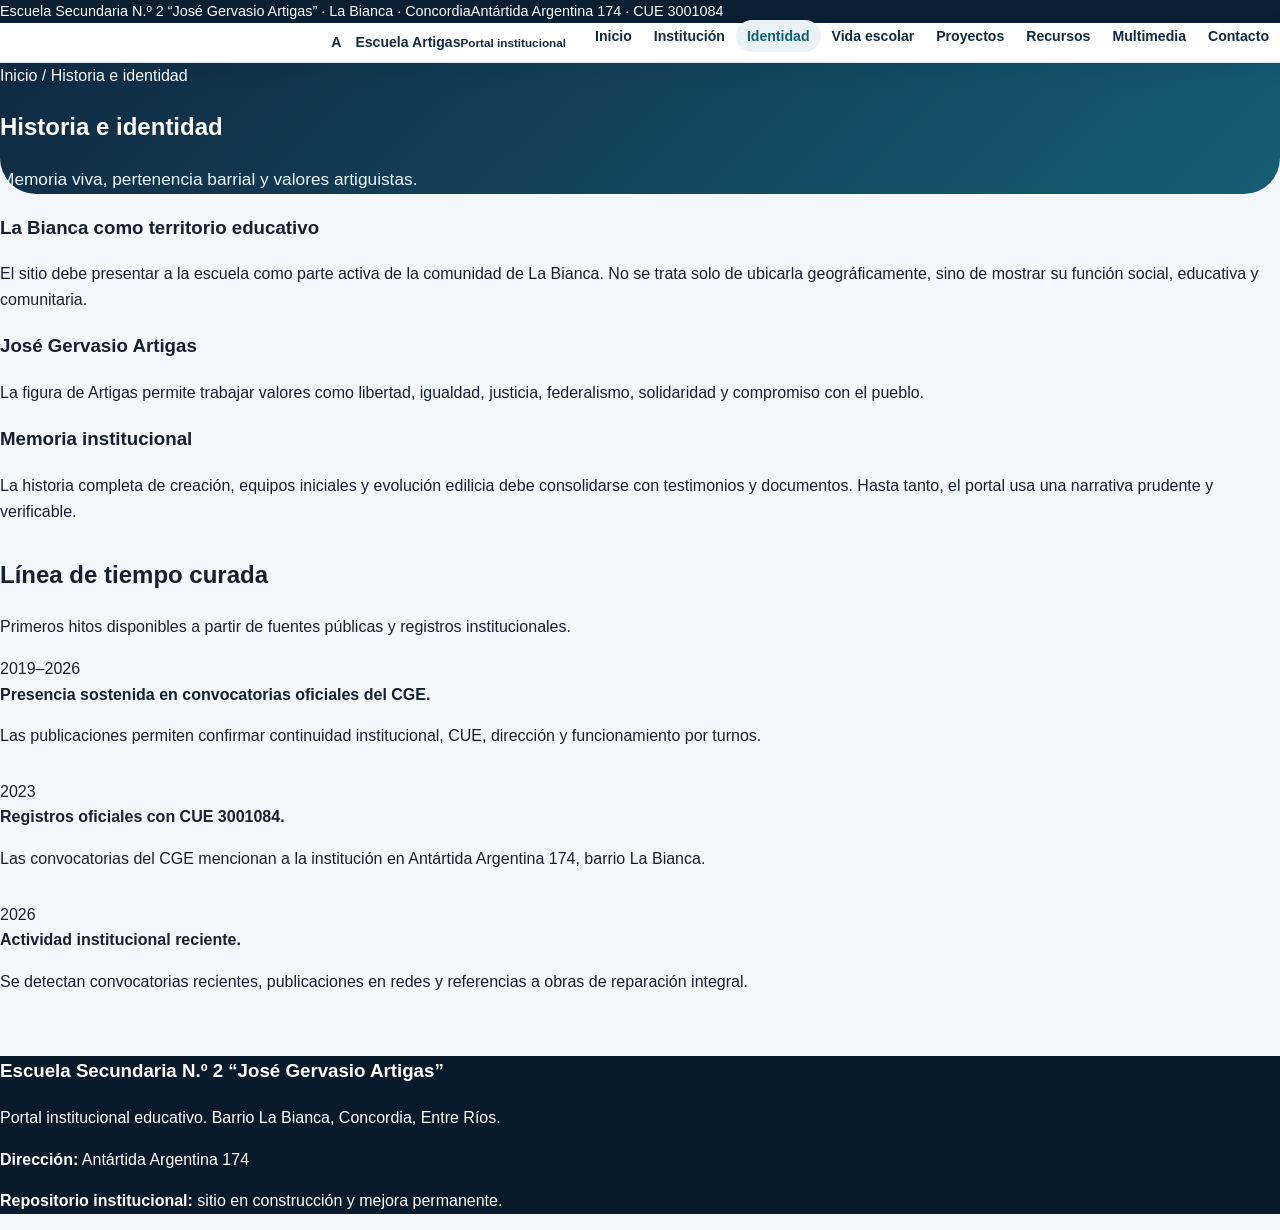
<file: identidad.html>
<!DOCTYPE html><html lang="es"><head><meta charset="UTF-8"><meta name="viewport" content="width=device-width, initial-scale=1.0"><meta name="description" content="Portal institucional educativo de la Escuela Secundaria N.º 2 José Gervasio Artigas de La Bianca, Concordia, Entre Ríos."><title>Identidad · Escuela Artigas</title><link rel="stylesheet" href="styles.css"></head><body><div class="topbar"><div class="wrap"><span>Escuela Secundaria N.º 2 “José Gervasio Artigas” · La Bianca · Concordia</span><span>Antártida Argentina 174 · CUE 3001084</span></div></div><header class="site-header"><nav class="nav"><a class="brand" href="index.html"><span class="seal">A</span><span>Escuela Artigas<small>Portal institucional</small></span></a><div class="menu"><a class="" href="index.html">Inicio</a><a class="" href="institucion.html">Institución</a><a class="active" href="identidad.html">Identidad</a><a class="" href="vida-escolar.html">Vida escolar</a><a class="" href="proyectos.html">Proyectos</a><a class="" href="recursos.html">Recursos</a><a class="" href="multimedia.html">Multimedia</a><a class="" href="contacto.html">Contacto</a></div></nav></header><section class="page-hero"><div class="wrap"><div class="breadcrumb">Inicio / Historia e identidad</div><h1>Historia e identidad</h1><p>Memoria viva, pertenencia barrial y valores artiguistas.</p></div></section><main class="section"><div class="grid cols-3"><article class="card"><h3>La Bianca como territorio educativo</h3><p>El sitio debe presentar a la escuela como parte activa de la comunidad de La Bianca. No se trata solo de ubicarla geográficamente, sino de mostrar su función social, educativa y comunitaria.</p></article><article class="card"><h3>José Gervasio Artigas</h3><p>La figura de Artigas permite trabajar valores como libertad, igualdad, justicia, federalismo, solidaridad y compromiso con el pueblo.</p></article><article class="card"><h3>Memoria institucional</h3><p>La historia completa de creación, equipos iniciales y evolución edilicia debe consolidarse con testimonios y documentos. Hasta tanto, el portal usa una narrativa prudente y verificable.</p></article></div><div class="section-title" style="margin-top:2rem"><div><h2>Línea de tiempo curada</h2><p>Primeros hitos disponibles a partir de fuentes públicas y registros institucionales.</p></div></div><div class="timeline"><div class="event"><time>2019–2026</time><div><strong>Presencia sostenida en convocatorias oficiales del CGE.</strong><p>Las publicaciones permiten confirmar continuidad institucional, CUE, dirección y funcionamiento por turnos.</p></div></div><div class="event"><time>2023</time><div><strong>Registros oficiales con CUE 3001084.</strong><p>Las convocatorias del CGE mencionan a la institución en Antártida Argentina 174, barrio La Bianca.</p></div></div><div class="event"><time>2026</time><div><strong>Actividad institucional reciente.</strong><p>Se detectan convocatorias recientes, publicaciones en redes y referencias a obras de reparación integral.</p></div></div></div></main><footer class="footer"><div class="wrap"><div><h3>Escuela Secundaria N.º 2 “José Gervasio Artigas”</h3><p>Portal institucional educativo. Barrio La Bianca, Concordia, Entre Ríos.</p></div><div><p><strong>Dirección:</strong> Antártida Argentina 174</p><p><strong>Repositorio institucional:</strong> sitio en construcción y mejora permanente.</p></div></div></footer></body></html>
</file>
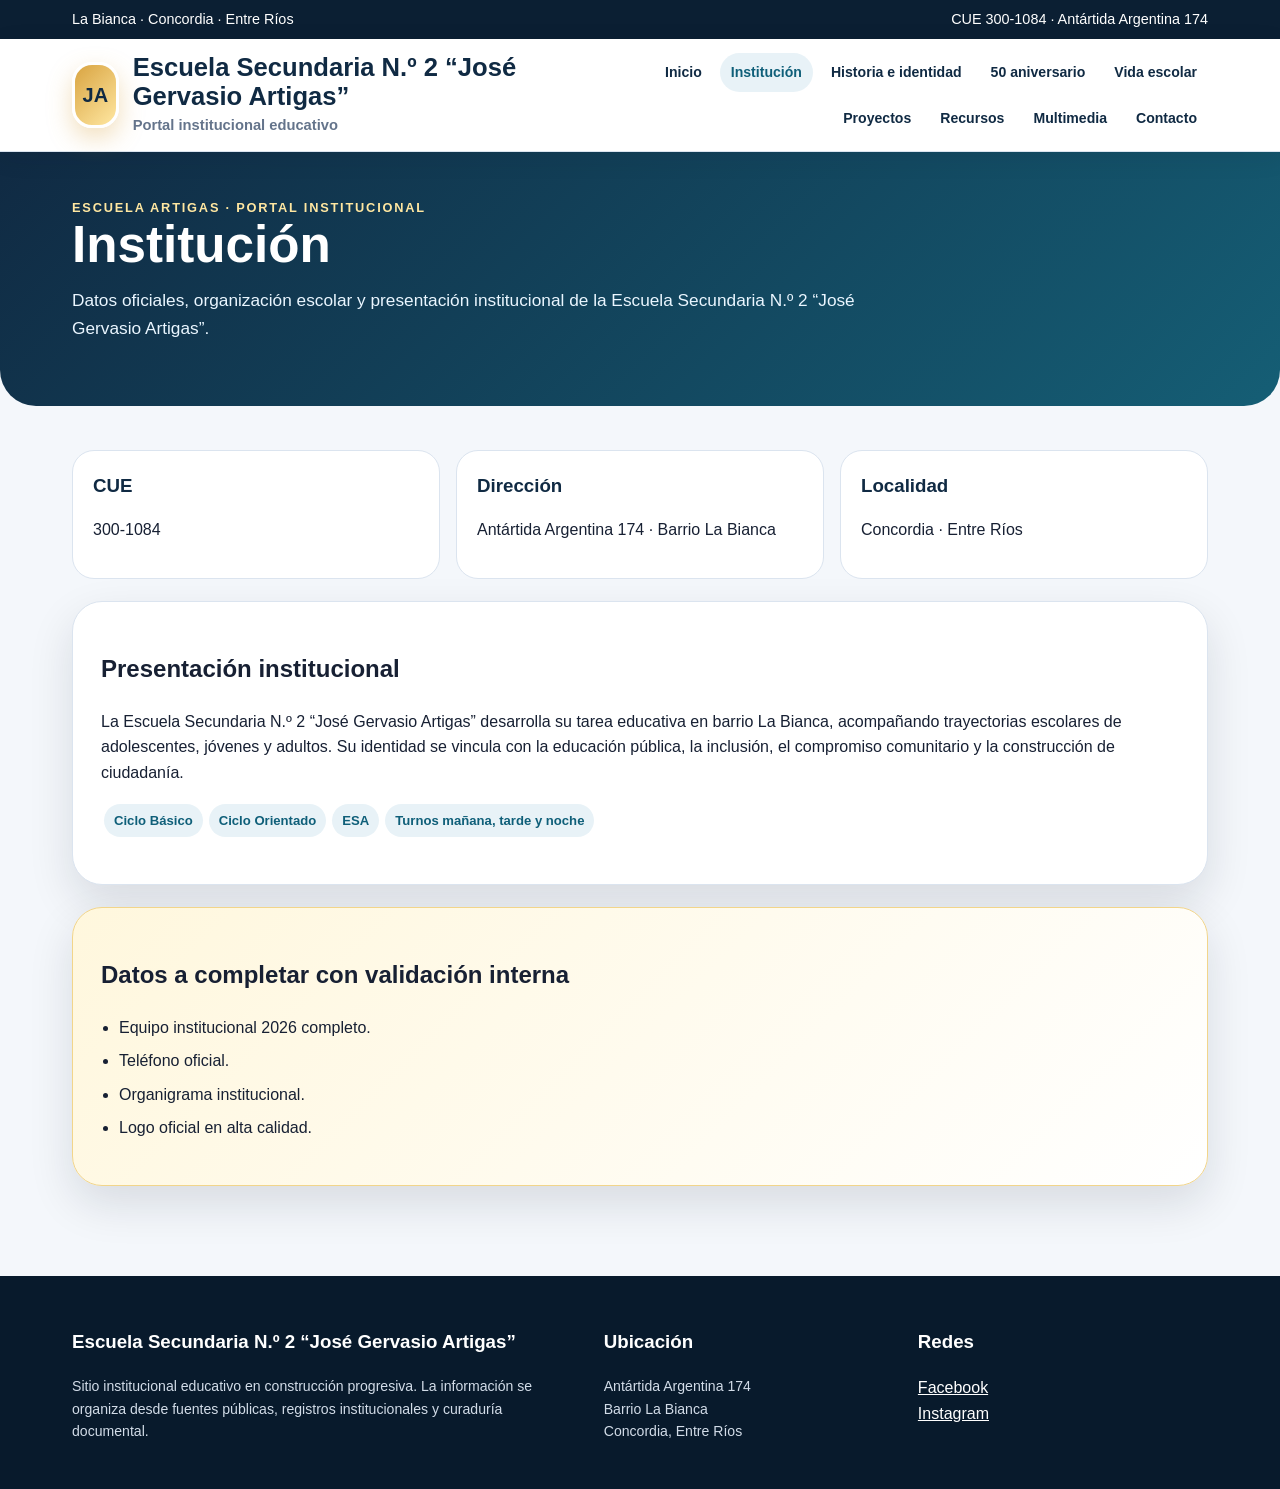
<file: institucion.html>
<!DOCTYPE html>
<html lang="es">
<head>
<meta charset="UTF-8"><meta name="viewport" content="width=device-width, initial-scale=1.0">
<title>Institución · Escuela Secundaria N.º 2 José Gervasio Artigas</title>
<style>
:root{--azul:#102a43;--azul2:#155e75;--verde:#166534;--oro:#d9a441;--crema:#fff8ec;--fondo:#f4f7fb;--texto:#172033;--muted:#64748b;--card:#ffffff;--line:#dbe4ef;--shadow:0 18px 45px rgba(15,23,42,.12)}
*{box-sizing:border-box}html{scroll-behavior:smooth}body{margin:0;font-family:"Segoe UI",Roboto,Arial,sans-serif;background:var(--fondo);color:var(--texto);line-height:1.6}a{color:inherit}.topbar{background:#0b1f33;color:white;font-size:.9rem}.topbar-inner{max-width:1180px;margin:auto;padding:8px 22px;display:flex;justify-content:space-between;gap:14px;flex-wrap:wrap}.site-header{position:sticky;top:0;z-index:50;background:rgba(255,255,255,.96);backdrop-filter:blur(12px);border-bottom:1px solid var(--line);box-shadow:0 6px 24px rgba(15,23,42,.08)}.header-inner{max-width:1180px;margin:auto;padding:14px 22px;display:flex;align-items:center;justify-content:space-between;gap:20px}.brand{display:flex;align-items:center;gap:14px;text-decoration:none}.logo{width:66px;height:66px;border-radius:20px;background:linear-gradient(135deg,var(--oro),#ffe7a1);display:grid;place-items:center;color:#102a43;font-weight:900;font-size:1.25rem;box-shadow:0 10px 25px rgba(217,164,65,.35);border:3px solid white}.brand h1{margin:0;font-size:clamp(1.1rem,2vw,1.65rem);line-height:1.15;color:var(--azul)}.brand p{margin:2px 0 0;color:var(--muted);font-weight:700;font-size:.92rem}.nav{display:flex;gap:7px;flex-wrap:wrap;justify-content:flex-end}.nav a{text-decoration:none;color:var(--azul);font-weight:800;font-size:.88rem;padding:8px 11px;border-radius:999px}.nav a:hover,.nav a.active{background:#e8f2f7;color:#0f5f79}.hero{position:relative;overflow:hidden;background:linear-gradient(135deg,rgba(16,42,67,.96),rgba(21,94,117,.92)),radial-gradient(circle at 82% 18%,rgba(217,164,65,.45),transparent 28%);color:white}.hero:before{content:"";position:absolute;inset:0;background:linear-gradient(90deg,rgba(16,42,67,.96),rgba(16,42,67,.76)),url('img/portada-institucional.jpg');background-size:cover;background-position:center;opacity:.38}.hero-inner{position:relative;max-width:1180px;margin:auto;padding:72px 22px 56px;display:grid;grid-template-columns:1.2fr .8fr;gap:30px;align-items:center}.eyebrow{text-transform:uppercase;letter-spacing:.14em;color:#ffe7a1;font-weight:900;font-size:.8rem}.hero h2{font-size:clamp(2.25rem,5vw,4.7rem);line-height:.98;margin:12px 0 16px;max-width:850px}.hero p{font-size:1.15rem;color:#eef6ff;max-width:760px}.hero-actions{display:flex;gap:12px;flex-wrap:wrap;margin-top:24px}.btn{display:inline-flex;align-items:center;gap:8px;text-decoration:none;border-radius:999px;padding:12px 18px;font-weight:900;background:var(--oro);color:#102a43;box-shadow:0 12px 25px rgba(0,0,0,.18)}.btn.secondary{background:white;color:var(--azul)}.hero-card{background:rgba(255,255,255,.13);border:1px solid rgba(255,255,255,.28);border-radius:28px;padding:24px;box-shadow:0 20px 60px rgba(0,0,0,.2)}.hero-card h3{margin-top:0;color:#ffe7a1}.quick-facts{display:grid;gap:12px}.fact{background:rgba(255,255,255,.12);border-radius:18px;padding:14px}.fact strong{display:block;color:white}.container{max-width:1180px;margin:auto;padding:44px 22px}.section-head{display:flex;justify-content:space-between;align-items:end;gap:20px;margin-bottom:18px}.section-head h2{font-size:clamp(1.7rem,3vw,2.8rem);line-height:1.05;margin:0;color:var(--azul)}.section-head p{margin:8px 0 0;color:var(--muted);max-width:760px}.moodle-grid{display:grid;grid-template-columns:repeat(3,1fr);gap:18px}.block{background:var(--card);border:1px solid var(--line);border-radius:28px;overflow:hidden;box-shadow:var(--shadow);text-decoration:none;display:flex;flex-direction:column;min-height:260px;transition:.18s transform,.18s box-shadow}.block:hover{transform:translateY(-5px);box-shadow:0 25px 60px rgba(15,23,42,.18)}.block-media{height:92px;background:linear-gradient(135deg,var(--azul2),var(--verde));display:flex;align-items:center;padding:18px;color:white;font-size:2rem}.block:nth-child(2n) .block-media{background:linear-gradient(135deg,var(--verde),#0f766e)}.block:nth-child(3n) .block-media{background:linear-gradient(135deg,var(--oro),#facc15);color:#102a43}.block-body{padding:20px}.block-body h3{margin:0 0 7px;color:var(--azul);font-size:1.22rem}.block-body p{margin:0;color:var(--muted)}.wide{grid-column:span 2}.panel{background:white;border:1px solid var(--line);border-radius:30px;padding:28px;box-shadow:var(--shadow)}.panel.blue{background:linear-gradient(135deg,var(--azul),var(--azul2));color:white}.panel.blue p,.panel.blue li{color:#eaf6ff}.panel.gold{background:linear-gradient(135deg,#fff7dd,#fff);border-color:#f2d58a}.split{display:grid;grid-template-columns:1fr 1fr;gap:22px}.cards{display:grid;grid-template-columns:repeat(3,1fr);gap:16px}.mini{background:white;border:1px solid var(--line);border-radius:22px;padding:20px}.mini h3{margin:0 0 6px;color:var(--azul)}.badge{display:inline-flex;border-radius:999px;background:#e8f2f7;color:#0f5f79;padding:6px 10px;font-weight:900;font-size:.82rem;margin:3px}.timeline{display:grid;gap:14px}.timeline-item{display:grid;grid-template-columns:130px 1fr;gap:18px;background:white;border:1px solid var(--line);border-radius:22px;padding:18px}.year{font-size:1.3rem;font-weight:900;color:#b7791f}.page-hero{background:linear-gradient(135deg,var(--azul),var(--azul2));color:white;border-radius:0 0 36px 36px}.page-hero .container{padding-top:46px;padding-bottom:46px}.page-hero h2{font-size:clamp(2rem,4vw,3.6rem);line-height:1;margin:0 0 12px}.page-hero p{font-size:1.08rem;max-width:850px;color:#eaf6ff}.list{padding-left:18px}.list li{margin:8px 0}.source{font-size:.9rem;color:var(--muted)}.alert{background:#fff7dd;border-left:6px solid var(--oro);border-radius:18px;padding:18px}.placeholder{background:linear-gradient(135deg,#eef6ff,#ffffff);border:2px dashed #aac2d3;border-radius:24px;min-height:210px;display:grid;place-items:center;text-align:center;padding:20px;color:#52667a}.socials{display:flex;gap:12px;flex-wrap:wrap}.socials a{background:#e8f2f7;color:var(--azul);text-decoration:none;border-radius:999px;padding:10px 14px;font-weight:900}.footer{background:#081a2c;color:white;margin-top:46px}.footer .container{padding-top:32px;padding-bottom:32px}.footer-grid{display:grid;grid-template-columns:1.4fr .8fr .8fr;gap:24px}.footer a{color:white}.small{font-size:.88rem;color:#d2dce8}.skip{position:absolute;left:-999px;top:auto}.skip:focus{left:10px;top:10px;z-index:100;background:white;padding:10px}@media(max-width:980px){.hero-inner{grid-template-columns:1fr}.moodle-grid,.cards,.split,.footer-grid{grid-template-columns:1fr}.wide{grid-column:span 1}.header-inner{align-items:flex-start;flex-direction:column}.nav{justify-content:flex-start}.site-header{position:relative}.timeline-item{grid-template-columns:1fr}}@media(max-width:560px){.topbar-inner{display:block}.hero-inner{padding-top:46px}.logo{width:56px;height:56px}.container{padding-left:16px;padding-right:16px}.hero h2{font-size:2.2rem}.block{min-height:auto}}
</style>
</head>
<body>
<a class="skip" href="#contenido">Saltar al contenido</a>
<div class="topbar"><div class="topbar-inner"><span>La Bianca · Concordia · Entre Ríos</span><span>CUE 300-1084 · Antártida Argentina 174</span></div></div>
<header class="site-header"><div class="header-inner"><a class="brand" href="index.html" aria-label="Inicio"><div class="logo">JA</div><div><h1>Escuela Secundaria N.º 2 “José Gervasio Artigas”</h1><p>Portal institucional educativo</p></div></a><nav class="nav" aria-label="Navegación principal"><a class="" href="index.html">Inicio</a><a class="active" href="institucion.html">Institución</a><a class="" href="historia.html">Historia e identidad</a><a class="" href="50-aniversario.html">50 aniversario</a><a class="" href="vida-escolar.html">Vida escolar</a><a class="" href="proyectos.html">Proyectos</a><a class="" href="recursos.html">Recursos</a><a class="" href="multimedia.html">Multimedia</a><a class="" href="contacto.html">Contacto</a></nav></div></header>
<section class="page-hero"><div class="container"><div class="eyebrow">Escuela Artigas · Portal institucional</div><h2>Institución</h2><p>Datos oficiales, organización escolar y presentación institucional de la Escuela Secundaria N.º 2 “José Gervasio Artigas”.</p></div></section>
<main id="contenido"><div class="container"><section class="cards"><div class="mini"><h3>CUE</h3><p>300-1084</p></div><div class="mini"><h3>Dirección</h3><p>Antártida Argentina 174 · Barrio La Bianca</p></div><div class="mini"><h3>Localidad</h3><p>Concordia · Entre Ríos</p></div></section><section class="panel" style="margin-top:22px"><h2>Presentación institucional</h2><p>La Escuela Secundaria N.º 2 “José Gervasio Artigas” desarrolla su tarea educativa en barrio La Bianca, acompañando trayectorias escolares de adolescentes, jóvenes y adultos. Su identidad se vincula con la educación pública, la inclusión, el compromiso comunitario y la construcción de ciudadanía.</p><p><span class="badge">Ciclo Básico</span><span class="badge">Ciclo Orientado</span><span class="badge">ESA</span><span class="badge">Turnos mañana, tarde y noche</span></p></section><section class="panel gold" style="margin-top:22px"><h2>Datos a completar con validación interna</h2><ul class="list"><li>Equipo institucional 2026 completo.</li><li>Teléfono oficial.</li><li>Organigrama institucional.</li><li>Logo oficial en alta calidad.</li></ul></section></div></main>
<footer class="footer"><div class="container footer-grid"><div><h3>Escuela Secundaria N.º 2 “José Gervasio Artigas”</h3><p class="small">Sitio institucional educativo en construcción progresiva. La información se organiza desde fuentes públicas, registros institucionales y curaduría documental.</p></div><div><h3>Ubicación</h3><p class="small">Antártida Argentina 174<br>Barrio La Bianca<br>Concordia, Entre Ríos</p></div><div><h3>Redes</h3><p><a href="https://www.facebook.com/Esc.Sec.Artigas.Oficial/">Facebook</a><br><a href="https://www.instagram.com/escuela2artigas/">Instagram</a></p></div></div></footer>
</body></html>
</file>
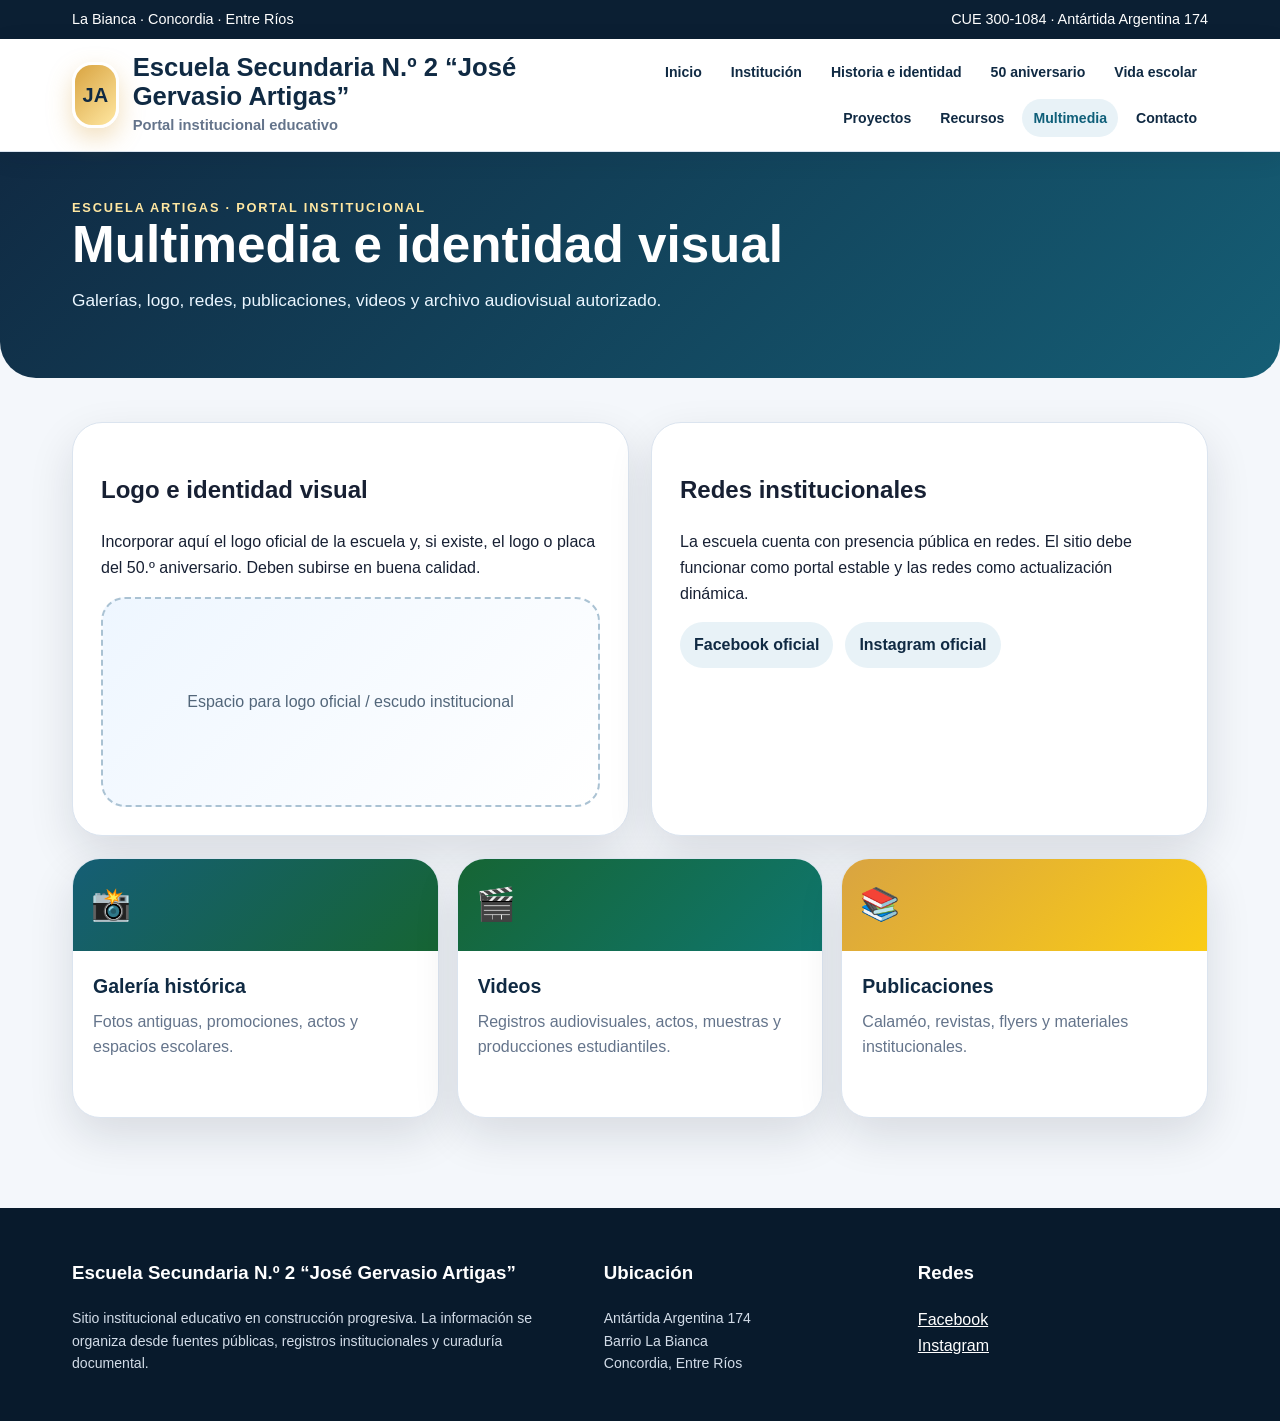
<file: multimedia.html>
<!DOCTYPE html>
<html lang="es">
<head>
<meta charset="UTF-8"><meta name="viewport" content="width=device-width, initial-scale=1.0">
<title>Multimedia · Escuela Secundaria N.º 2 José Gervasio Artigas</title>
<style>
:root{--azul:#102a43;--azul2:#155e75;--verde:#166534;--oro:#d9a441;--crema:#fff8ec;--fondo:#f4f7fb;--texto:#172033;--muted:#64748b;--card:#ffffff;--line:#dbe4ef;--shadow:0 18px 45px rgba(15,23,42,.12)}
*{box-sizing:border-box}html{scroll-behavior:smooth}body{margin:0;font-family:"Segoe UI",Roboto,Arial,sans-serif;background:var(--fondo);color:var(--texto);line-height:1.6}a{color:inherit}.topbar{background:#0b1f33;color:white;font-size:.9rem}.topbar-inner{max-width:1180px;margin:auto;padding:8px 22px;display:flex;justify-content:space-between;gap:14px;flex-wrap:wrap}.site-header{position:sticky;top:0;z-index:50;background:rgba(255,255,255,.96);backdrop-filter:blur(12px);border-bottom:1px solid var(--line);box-shadow:0 6px 24px rgba(15,23,42,.08)}.header-inner{max-width:1180px;margin:auto;padding:14px 22px;display:flex;align-items:center;justify-content:space-between;gap:20px}.brand{display:flex;align-items:center;gap:14px;text-decoration:none}.logo{width:66px;height:66px;border-radius:20px;background:linear-gradient(135deg,var(--oro),#ffe7a1);display:grid;place-items:center;color:#102a43;font-weight:900;font-size:1.25rem;box-shadow:0 10px 25px rgba(217,164,65,.35);border:3px solid white}.brand h1{margin:0;font-size:clamp(1.1rem,2vw,1.65rem);line-height:1.15;color:var(--azul)}.brand p{margin:2px 0 0;color:var(--muted);font-weight:700;font-size:.92rem}.nav{display:flex;gap:7px;flex-wrap:wrap;justify-content:flex-end}.nav a{text-decoration:none;color:var(--azul);font-weight:800;font-size:.88rem;padding:8px 11px;border-radius:999px}.nav a:hover,.nav a.active{background:#e8f2f7;color:#0f5f79}.hero{position:relative;overflow:hidden;background:linear-gradient(135deg,rgba(16,42,67,.96),rgba(21,94,117,.92)),radial-gradient(circle at 82% 18%,rgba(217,164,65,.45),transparent 28%);color:white}.hero:before{content:"";position:absolute;inset:0;background:linear-gradient(90deg,rgba(16,42,67,.96),rgba(16,42,67,.76)),url('img/portada-institucional.jpg');background-size:cover;background-position:center;opacity:.38}.hero-inner{position:relative;max-width:1180px;margin:auto;padding:72px 22px 56px;display:grid;grid-template-columns:1.2fr .8fr;gap:30px;align-items:center}.eyebrow{text-transform:uppercase;letter-spacing:.14em;color:#ffe7a1;font-weight:900;font-size:.8rem}.hero h2{font-size:clamp(2.25rem,5vw,4.7rem);line-height:.98;margin:12px 0 16px;max-width:850px}.hero p{font-size:1.15rem;color:#eef6ff;max-width:760px}.hero-actions{display:flex;gap:12px;flex-wrap:wrap;margin-top:24px}.btn{display:inline-flex;align-items:center;gap:8px;text-decoration:none;border-radius:999px;padding:12px 18px;font-weight:900;background:var(--oro);color:#102a43;box-shadow:0 12px 25px rgba(0,0,0,.18)}.btn.secondary{background:white;color:var(--azul)}.hero-card{background:rgba(255,255,255,.13);border:1px solid rgba(255,255,255,.28);border-radius:28px;padding:24px;box-shadow:0 20px 60px rgba(0,0,0,.2)}.hero-card h3{margin-top:0;color:#ffe7a1}.quick-facts{display:grid;gap:12px}.fact{background:rgba(255,255,255,.12);border-radius:18px;padding:14px}.fact strong{display:block;color:white}.container{max-width:1180px;margin:auto;padding:44px 22px}.section-head{display:flex;justify-content:space-between;align-items:end;gap:20px;margin-bottom:18px}.section-head h2{font-size:clamp(1.7rem,3vw,2.8rem);line-height:1.05;margin:0;color:var(--azul)}.section-head p{margin:8px 0 0;color:var(--muted);max-width:760px}.moodle-grid{display:grid;grid-template-columns:repeat(3,1fr);gap:18px}.block{background:var(--card);border:1px solid var(--line);border-radius:28px;overflow:hidden;box-shadow:var(--shadow);text-decoration:none;display:flex;flex-direction:column;min-height:260px;transition:.18s transform,.18s box-shadow}.block:hover{transform:translateY(-5px);box-shadow:0 25px 60px rgba(15,23,42,.18)}.block-media{height:92px;background:linear-gradient(135deg,var(--azul2),var(--verde));display:flex;align-items:center;padding:18px;color:white;font-size:2rem}.block:nth-child(2n) .block-media{background:linear-gradient(135deg,var(--verde),#0f766e)}.block:nth-child(3n) .block-media{background:linear-gradient(135deg,var(--oro),#facc15);color:#102a43}.block-body{padding:20px}.block-body h3{margin:0 0 7px;color:var(--azul);font-size:1.22rem}.block-body p{margin:0;color:var(--muted)}.wide{grid-column:span 2}.panel{background:white;border:1px solid var(--line);border-radius:30px;padding:28px;box-shadow:var(--shadow)}.panel.blue{background:linear-gradient(135deg,var(--azul),var(--azul2));color:white}.panel.blue p,.panel.blue li{color:#eaf6ff}.panel.gold{background:linear-gradient(135deg,#fff7dd,#fff);border-color:#f2d58a}.split{display:grid;grid-template-columns:1fr 1fr;gap:22px}.cards{display:grid;grid-template-columns:repeat(3,1fr);gap:16px}.mini{background:white;border:1px solid var(--line);border-radius:22px;padding:20px}.mini h3{margin:0 0 6px;color:var(--azul)}.badge{display:inline-flex;border-radius:999px;background:#e8f2f7;color:#0f5f79;padding:6px 10px;font-weight:900;font-size:.82rem;margin:3px}.timeline{display:grid;gap:14px}.timeline-item{display:grid;grid-template-columns:130px 1fr;gap:18px;background:white;border:1px solid var(--line);border-radius:22px;padding:18px}.year{font-size:1.3rem;font-weight:900;color:#b7791f}.page-hero{background:linear-gradient(135deg,var(--azul),var(--azul2));color:white;border-radius:0 0 36px 36px}.page-hero .container{padding-top:46px;padding-bottom:46px}.page-hero h2{font-size:clamp(2rem,4vw,3.6rem);line-height:1;margin:0 0 12px}.page-hero p{font-size:1.08rem;max-width:850px;color:#eaf6ff}.list{padding-left:18px}.list li{margin:8px 0}.source{font-size:.9rem;color:var(--muted)}.alert{background:#fff7dd;border-left:6px solid var(--oro);border-radius:18px;padding:18px}.placeholder{background:linear-gradient(135deg,#eef6ff,#ffffff);border:2px dashed #aac2d3;border-radius:24px;min-height:210px;display:grid;place-items:center;text-align:center;padding:20px;color:#52667a}.socials{display:flex;gap:12px;flex-wrap:wrap}.socials a{background:#e8f2f7;color:var(--azul);text-decoration:none;border-radius:999px;padding:10px 14px;font-weight:900}.footer{background:#081a2c;color:white;margin-top:46px}.footer .container{padding-top:32px;padding-bottom:32px}.footer-grid{display:grid;grid-template-columns:1.4fr .8fr .8fr;gap:24px}.footer a{color:white}.small{font-size:.88rem;color:#d2dce8}.skip{position:absolute;left:-999px;top:auto}.skip:focus{left:10px;top:10px;z-index:100;background:white;padding:10px}@media(max-width:980px){.hero-inner{grid-template-columns:1fr}.moodle-grid,.cards,.split,.footer-grid{grid-template-columns:1fr}.wide{grid-column:span 1}.header-inner{align-items:flex-start;flex-direction:column}.nav{justify-content:flex-start}.site-header{position:relative}.timeline-item{grid-template-columns:1fr}}@media(max-width:560px){.topbar-inner{display:block}.hero-inner{padding-top:46px}.logo{width:56px;height:56px}.container{padding-left:16px;padding-right:16px}.hero h2{font-size:2.2rem}.block{min-height:auto}}
</style>
</head>
<body>
<a class="skip" href="#contenido">Saltar al contenido</a>
<div class="topbar"><div class="topbar-inner"><span>La Bianca · Concordia · Entre Ríos</span><span>CUE 300-1084 · Antártida Argentina 174</span></div></div>
<header class="site-header"><div class="header-inner"><a class="brand" href="index.html" aria-label="Inicio"><div class="logo">JA</div><div><h1>Escuela Secundaria N.º 2 “José Gervasio Artigas”</h1><p>Portal institucional educativo</p></div></a><nav class="nav" aria-label="Navegación principal"><a class="" href="index.html">Inicio</a><a class="" href="institucion.html">Institución</a><a class="" href="historia.html">Historia e identidad</a><a class="" href="50-aniversario.html">50 aniversario</a><a class="" href="vida-escolar.html">Vida escolar</a><a class="" href="proyectos.html">Proyectos</a><a class="" href="recursos.html">Recursos</a><a class="active" href="multimedia.html">Multimedia</a><a class="" href="contacto.html">Contacto</a></nav></div></header>
<section class="page-hero"><div class="container"><div class="eyebrow">Escuela Artigas · Portal institucional</div><h2>Multimedia e identidad visual</h2><p>Galerías, logo, redes, publicaciones, videos y archivo audiovisual autorizado.</p></div></section>
<main id="contenido"><div class="container"><section class="split"><div class="panel"><h2>Logo e identidad visual</h2><p>Incorporar aquí el logo oficial de la escuela y, si existe, el logo o placa del 50.º aniversario. Deben subirse en buena calidad.</p><div class="placeholder">Espacio para logo oficial / escudo institucional</div></div><div class="panel"><h2>Redes institucionales</h2><p>La escuela cuenta con presencia pública en redes. El sitio debe funcionar como portal estable y las redes como actualización dinámica.</p><div class="socials"><a href="https://www.facebook.com/Esc.Sec.Artigas.Oficial/">Facebook oficial</a><a href="https://www.instagram.com/escuela2artigas/">Instagram oficial</a></div></div></section><section class="moodle-grid" style="margin-top:22px"><div class="block"><div class="block-media">📸</div><div class="block-body"><h3>Galería histórica</h3><p>Fotos antiguas, promociones, actos y espacios escolares.</p></div></div><div class="block"><div class="block-media">🎬</div><div class="block-body"><h3>Videos</h3><p>Registros audiovisuales, actos, muestras y producciones estudiantiles.</p></div></div><div class="block"><div class="block-media">📚</div><div class="block-body"><h3>Publicaciones</h3><p>Calaméo, revistas, flyers y materiales institucionales.</p></div></div></section></div></main>
<footer class="footer"><div class="container footer-grid"><div><h3>Escuela Secundaria N.º 2 “José Gervasio Artigas”</h3><p class="small">Sitio institucional educativo en construcción progresiva. La información se organiza desde fuentes públicas, registros institucionales y curaduría documental.</p></div><div><h3>Ubicación</h3><p class="small">Antártida Argentina 174<br>Barrio La Bianca<br>Concordia, Entre Ríos</p></div><div><h3>Redes</h3><p><a href="https://www.facebook.com/Esc.Sec.Artigas.Oficial/">Facebook</a><br><a href="https://www.instagram.com/escuela2artigas/">Instagram</a></p></div></div></footer>
</body></html>
</file>
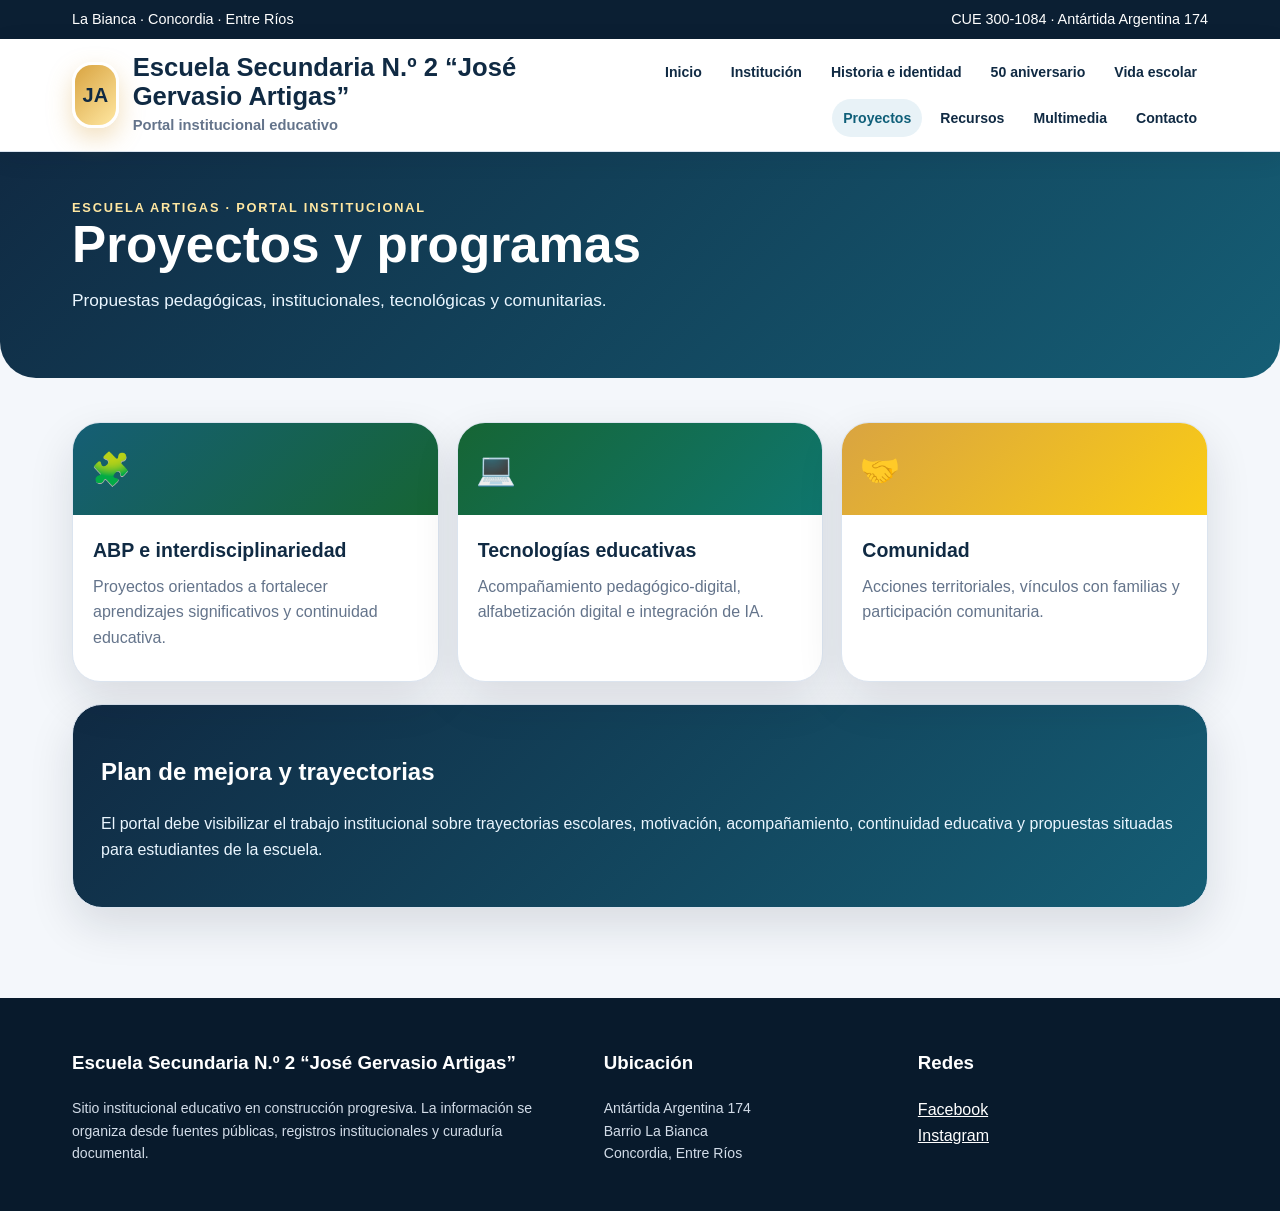
<file: proyectos.html>
<!DOCTYPE html>
<html lang="es">
<head>
<meta charset="UTF-8"><meta name="viewport" content="width=device-width, initial-scale=1.0">
<title>Proyectos · Escuela Secundaria N.º 2 José Gervasio Artigas</title>
<style>
:root{--azul:#102a43;--azul2:#155e75;--verde:#166534;--oro:#d9a441;--crema:#fff8ec;--fondo:#f4f7fb;--texto:#172033;--muted:#64748b;--card:#ffffff;--line:#dbe4ef;--shadow:0 18px 45px rgba(15,23,42,.12)}
*{box-sizing:border-box}html{scroll-behavior:smooth}body{margin:0;font-family:"Segoe UI",Roboto,Arial,sans-serif;background:var(--fondo);color:var(--texto);line-height:1.6}a{color:inherit}.topbar{background:#0b1f33;color:white;font-size:.9rem}.topbar-inner{max-width:1180px;margin:auto;padding:8px 22px;display:flex;justify-content:space-between;gap:14px;flex-wrap:wrap}.site-header{position:sticky;top:0;z-index:50;background:rgba(255,255,255,.96);backdrop-filter:blur(12px);border-bottom:1px solid var(--line);box-shadow:0 6px 24px rgba(15,23,42,.08)}.header-inner{max-width:1180px;margin:auto;padding:14px 22px;display:flex;align-items:center;justify-content:space-between;gap:20px}.brand{display:flex;align-items:center;gap:14px;text-decoration:none}.logo{width:66px;height:66px;border-radius:20px;background:linear-gradient(135deg,var(--oro),#ffe7a1);display:grid;place-items:center;color:#102a43;font-weight:900;font-size:1.25rem;box-shadow:0 10px 25px rgba(217,164,65,.35);border:3px solid white}.brand h1{margin:0;font-size:clamp(1.1rem,2vw,1.65rem);line-height:1.15;color:var(--azul)}.brand p{margin:2px 0 0;color:var(--muted);font-weight:700;font-size:.92rem}.nav{display:flex;gap:7px;flex-wrap:wrap;justify-content:flex-end}.nav a{text-decoration:none;color:var(--azul);font-weight:800;font-size:.88rem;padding:8px 11px;border-radius:999px}.nav a:hover,.nav a.active{background:#e8f2f7;color:#0f5f79}.hero{position:relative;overflow:hidden;background:linear-gradient(135deg,rgba(16,42,67,.96),rgba(21,94,117,.92)),radial-gradient(circle at 82% 18%,rgba(217,164,65,.45),transparent 28%);color:white}.hero:before{content:"";position:absolute;inset:0;background:linear-gradient(90deg,rgba(16,42,67,.96),rgba(16,42,67,.76)),url('img/portada-institucional.jpg');background-size:cover;background-position:center;opacity:.38}.hero-inner{position:relative;max-width:1180px;margin:auto;padding:72px 22px 56px;display:grid;grid-template-columns:1.2fr .8fr;gap:30px;align-items:center}.eyebrow{text-transform:uppercase;letter-spacing:.14em;color:#ffe7a1;font-weight:900;font-size:.8rem}.hero h2{font-size:clamp(2.25rem,5vw,4.7rem);line-height:.98;margin:12px 0 16px;max-width:850px}.hero p{font-size:1.15rem;color:#eef6ff;max-width:760px}.hero-actions{display:flex;gap:12px;flex-wrap:wrap;margin-top:24px}.btn{display:inline-flex;align-items:center;gap:8px;text-decoration:none;border-radius:999px;padding:12px 18px;font-weight:900;background:var(--oro);color:#102a43;box-shadow:0 12px 25px rgba(0,0,0,.18)}.btn.secondary{background:white;color:var(--azul)}.hero-card{background:rgba(255,255,255,.13);border:1px solid rgba(255,255,255,.28);border-radius:28px;padding:24px;box-shadow:0 20px 60px rgba(0,0,0,.2)}.hero-card h3{margin-top:0;color:#ffe7a1}.quick-facts{display:grid;gap:12px}.fact{background:rgba(255,255,255,.12);border-radius:18px;padding:14px}.fact strong{display:block;color:white}.container{max-width:1180px;margin:auto;padding:44px 22px}.section-head{display:flex;justify-content:space-between;align-items:end;gap:20px;margin-bottom:18px}.section-head h2{font-size:clamp(1.7rem,3vw,2.8rem);line-height:1.05;margin:0;color:var(--azul)}.section-head p{margin:8px 0 0;color:var(--muted);max-width:760px}.moodle-grid{display:grid;grid-template-columns:repeat(3,1fr);gap:18px}.block{background:var(--card);border:1px solid var(--line);border-radius:28px;overflow:hidden;box-shadow:var(--shadow);text-decoration:none;display:flex;flex-direction:column;min-height:260px;transition:.18s transform,.18s box-shadow}.block:hover{transform:translateY(-5px);box-shadow:0 25px 60px rgba(15,23,42,.18)}.block-media{height:92px;background:linear-gradient(135deg,var(--azul2),var(--verde));display:flex;align-items:center;padding:18px;color:white;font-size:2rem}.block:nth-child(2n) .block-media{background:linear-gradient(135deg,var(--verde),#0f766e)}.block:nth-child(3n) .block-media{background:linear-gradient(135deg,var(--oro),#facc15);color:#102a43}.block-body{padding:20px}.block-body h3{margin:0 0 7px;color:var(--azul);font-size:1.22rem}.block-body p{margin:0;color:var(--muted)}.wide{grid-column:span 2}.panel{background:white;border:1px solid var(--line);border-radius:30px;padding:28px;box-shadow:var(--shadow)}.panel.blue{background:linear-gradient(135deg,var(--azul),var(--azul2));color:white}.panel.blue p,.panel.blue li{color:#eaf6ff}.panel.gold{background:linear-gradient(135deg,#fff7dd,#fff);border-color:#f2d58a}.split{display:grid;grid-template-columns:1fr 1fr;gap:22px}.cards{display:grid;grid-template-columns:repeat(3,1fr);gap:16px}.mini{background:white;border:1px solid var(--line);border-radius:22px;padding:20px}.mini h3{margin:0 0 6px;color:var(--azul)}.badge{display:inline-flex;border-radius:999px;background:#e8f2f7;color:#0f5f79;padding:6px 10px;font-weight:900;font-size:.82rem;margin:3px}.timeline{display:grid;gap:14px}.timeline-item{display:grid;grid-template-columns:130px 1fr;gap:18px;background:white;border:1px solid var(--line);border-radius:22px;padding:18px}.year{font-size:1.3rem;font-weight:900;color:#b7791f}.page-hero{background:linear-gradient(135deg,var(--azul),var(--azul2));color:white;border-radius:0 0 36px 36px}.page-hero .container{padding-top:46px;padding-bottom:46px}.page-hero h2{font-size:clamp(2rem,4vw,3.6rem);line-height:1;margin:0 0 12px}.page-hero p{font-size:1.08rem;max-width:850px;color:#eaf6ff}.list{padding-left:18px}.list li{margin:8px 0}.source{font-size:.9rem;color:var(--muted)}.alert{background:#fff7dd;border-left:6px solid var(--oro);border-radius:18px;padding:18px}.placeholder{background:linear-gradient(135deg,#eef6ff,#ffffff);border:2px dashed #aac2d3;border-radius:24px;min-height:210px;display:grid;place-items:center;text-align:center;padding:20px;color:#52667a}.socials{display:flex;gap:12px;flex-wrap:wrap}.socials a{background:#e8f2f7;color:var(--azul);text-decoration:none;border-radius:999px;padding:10px 14px;font-weight:900}.footer{background:#081a2c;color:white;margin-top:46px}.footer .container{padding-top:32px;padding-bottom:32px}.footer-grid{display:grid;grid-template-columns:1.4fr .8fr .8fr;gap:24px}.footer a{color:white}.small{font-size:.88rem;color:#d2dce8}.skip{position:absolute;left:-999px;top:auto}.skip:focus{left:10px;top:10px;z-index:100;background:white;padding:10px}@media(max-width:980px){.hero-inner{grid-template-columns:1fr}.moodle-grid,.cards,.split,.footer-grid{grid-template-columns:1fr}.wide{grid-column:span 1}.header-inner{align-items:flex-start;flex-direction:column}.nav{justify-content:flex-start}.site-header{position:relative}.timeline-item{grid-template-columns:1fr}}@media(max-width:560px){.topbar-inner{display:block}.hero-inner{padding-top:46px}.logo{width:56px;height:56px}.container{padding-left:16px;padding-right:16px}.hero h2{font-size:2.2rem}.block{min-height:auto}}
</style>
</head>
<body>
<a class="skip" href="#contenido">Saltar al contenido</a>
<div class="topbar"><div class="topbar-inner"><span>La Bianca · Concordia · Entre Ríos</span><span>CUE 300-1084 · Antártida Argentina 174</span></div></div>
<header class="site-header"><div class="header-inner"><a class="brand" href="index.html" aria-label="Inicio"><div class="logo">JA</div><div><h1>Escuela Secundaria N.º 2 “José Gervasio Artigas”</h1><p>Portal institucional educativo</p></div></a><nav class="nav" aria-label="Navegación principal"><a class="" href="index.html">Inicio</a><a class="" href="institucion.html">Institución</a><a class="" href="historia.html">Historia e identidad</a><a class="" href="50-aniversario.html">50 aniversario</a><a class="" href="vida-escolar.html">Vida escolar</a><a class="active" href="proyectos.html">Proyectos</a><a class="" href="recursos.html">Recursos</a><a class="" href="multimedia.html">Multimedia</a><a class="" href="contacto.html">Contacto</a></nav></div></header>
<section class="page-hero"><div class="container"><div class="eyebrow">Escuela Artigas · Portal institucional</div><h2>Proyectos y programas</h2><p>Propuestas pedagógicas, institucionales, tecnológicas y comunitarias.</p></div></section>
<main id="contenido"><div class="container"><section class="moodle-grid"><div class="block"><div class="block-media">🧩</div><div class="block-body"><h3>ABP e interdisciplinariedad</h3><p>Proyectos orientados a fortalecer aprendizajes significativos y continuidad educativa.</p></div></div><div class="block"><div class="block-media">💻</div><div class="block-body"><h3>Tecnologías educativas</h3><p>Acompañamiento pedagógico-digital, alfabetización digital e integración de IA.</p></div></div><div class="block"><div class="block-media">🤝</div><div class="block-body"><h3>Comunidad</h3><p>Acciones territoriales, vínculos con familias y participación comunitaria.</p></div></div></section><section class="panel blue" style="margin-top:22px"><h2>Plan de mejora y trayectorias</h2><p>El portal debe visibilizar el trabajo institucional sobre trayectorias escolares, motivación, acompañamiento, continuidad educativa y propuestas situadas para estudiantes de la escuela.</p></section></div></main>
<footer class="footer"><div class="container footer-grid"><div><h3>Escuela Secundaria N.º 2 “José Gervasio Artigas”</h3><p class="small">Sitio institucional educativo en construcción progresiva. La información se organiza desde fuentes públicas, registros institucionales y curaduría documental.</p></div><div><h3>Ubicación</h3><p class="small">Antártida Argentina 174<br>Barrio La Bianca<br>Concordia, Entre Ríos</p></div><div><h3>Redes</h3><p><a href="https://www.facebook.com/Esc.Sec.Artigas.Oficial/">Facebook</a><br><a href="https://www.instagram.com/escuela2artigas/">Instagram</a></p></div></div></footer>
</body></html>
</file>
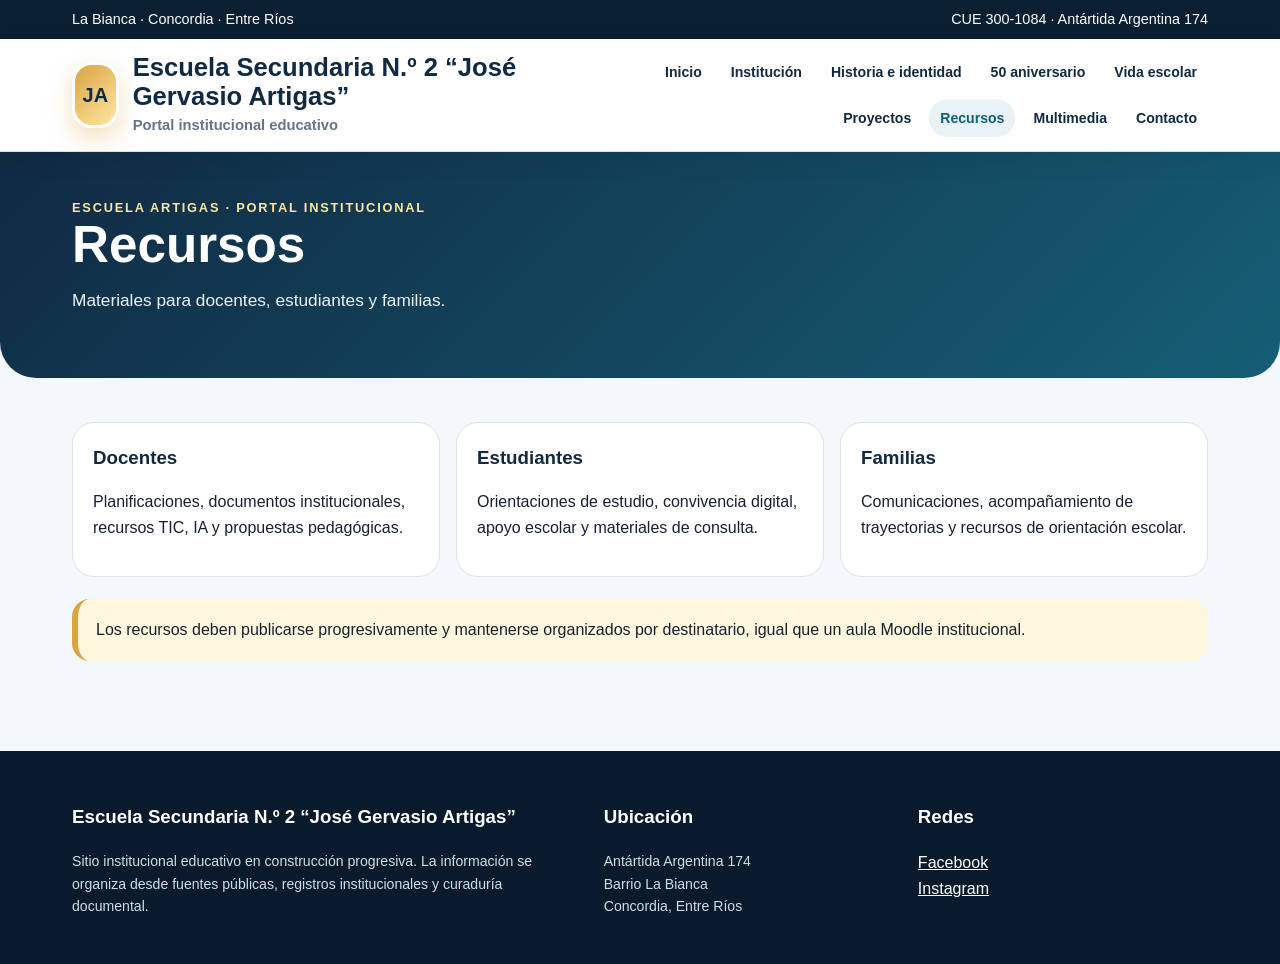
<file: recursos.html>
<!DOCTYPE html>
<html lang="es">
<head>
<meta charset="UTF-8"><meta name="viewport" content="width=device-width, initial-scale=1.0">
<title>Recursos · Escuela Secundaria N.º 2 José Gervasio Artigas</title>
<style>
:root{--azul:#102a43;--azul2:#155e75;--verde:#166534;--oro:#d9a441;--crema:#fff8ec;--fondo:#f4f7fb;--texto:#172033;--muted:#64748b;--card:#ffffff;--line:#dbe4ef;--shadow:0 18px 45px rgba(15,23,42,.12)}
*{box-sizing:border-box}html{scroll-behavior:smooth}body{margin:0;font-family:"Segoe UI",Roboto,Arial,sans-serif;background:var(--fondo);color:var(--texto);line-height:1.6}a{color:inherit}.topbar{background:#0b1f33;color:white;font-size:.9rem}.topbar-inner{max-width:1180px;margin:auto;padding:8px 22px;display:flex;justify-content:space-between;gap:14px;flex-wrap:wrap}.site-header{position:sticky;top:0;z-index:50;background:rgba(255,255,255,.96);backdrop-filter:blur(12px);border-bottom:1px solid var(--line);box-shadow:0 6px 24px rgba(15,23,42,.08)}.header-inner{max-width:1180px;margin:auto;padding:14px 22px;display:flex;align-items:center;justify-content:space-between;gap:20px}.brand{display:flex;align-items:center;gap:14px;text-decoration:none}.logo{width:66px;height:66px;border-radius:20px;background:linear-gradient(135deg,var(--oro),#ffe7a1);display:grid;place-items:center;color:#102a43;font-weight:900;font-size:1.25rem;box-shadow:0 10px 25px rgba(217,164,65,.35);border:3px solid white}.brand h1{margin:0;font-size:clamp(1.1rem,2vw,1.65rem);line-height:1.15;color:var(--azul)}.brand p{margin:2px 0 0;color:var(--muted);font-weight:700;font-size:.92rem}.nav{display:flex;gap:7px;flex-wrap:wrap;justify-content:flex-end}.nav a{text-decoration:none;color:var(--azul);font-weight:800;font-size:.88rem;padding:8px 11px;border-radius:999px}.nav a:hover,.nav a.active{background:#e8f2f7;color:#0f5f79}.hero{position:relative;overflow:hidden;background:linear-gradient(135deg,rgba(16,42,67,.96),rgba(21,94,117,.92)),radial-gradient(circle at 82% 18%,rgba(217,164,65,.45),transparent 28%);color:white}.hero:before{content:"";position:absolute;inset:0;background:linear-gradient(90deg,rgba(16,42,67,.96),rgba(16,42,67,.76)),url('img/portada-institucional.jpg');background-size:cover;background-position:center;opacity:.38}.hero-inner{position:relative;max-width:1180px;margin:auto;padding:72px 22px 56px;display:grid;grid-template-columns:1.2fr .8fr;gap:30px;align-items:center}.eyebrow{text-transform:uppercase;letter-spacing:.14em;color:#ffe7a1;font-weight:900;font-size:.8rem}.hero h2{font-size:clamp(2.25rem,5vw,4.7rem);line-height:.98;margin:12px 0 16px;max-width:850px}.hero p{font-size:1.15rem;color:#eef6ff;max-width:760px}.hero-actions{display:flex;gap:12px;flex-wrap:wrap;margin-top:24px}.btn{display:inline-flex;align-items:center;gap:8px;text-decoration:none;border-radius:999px;padding:12px 18px;font-weight:900;background:var(--oro);color:#102a43;box-shadow:0 12px 25px rgba(0,0,0,.18)}.btn.secondary{background:white;color:var(--azul)}.hero-card{background:rgba(255,255,255,.13);border:1px solid rgba(255,255,255,.28);border-radius:28px;padding:24px;box-shadow:0 20px 60px rgba(0,0,0,.2)}.hero-card h3{margin-top:0;color:#ffe7a1}.quick-facts{display:grid;gap:12px}.fact{background:rgba(255,255,255,.12);border-radius:18px;padding:14px}.fact strong{display:block;color:white}.container{max-width:1180px;margin:auto;padding:44px 22px}.section-head{display:flex;justify-content:space-between;align-items:end;gap:20px;margin-bottom:18px}.section-head h2{font-size:clamp(1.7rem,3vw,2.8rem);line-height:1.05;margin:0;color:var(--azul)}.section-head p{margin:8px 0 0;color:var(--muted);max-width:760px}.moodle-grid{display:grid;grid-template-columns:repeat(3,1fr);gap:18px}.block{background:var(--card);border:1px solid var(--line);border-radius:28px;overflow:hidden;box-shadow:var(--shadow);text-decoration:none;display:flex;flex-direction:column;min-height:260px;transition:.18s transform,.18s box-shadow}.block:hover{transform:translateY(-5px);box-shadow:0 25px 60px rgba(15,23,42,.18)}.block-media{height:92px;background:linear-gradient(135deg,var(--azul2),var(--verde));display:flex;align-items:center;padding:18px;color:white;font-size:2rem}.block:nth-child(2n) .block-media{background:linear-gradient(135deg,var(--verde),#0f766e)}.block:nth-child(3n) .block-media{background:linear-gradient(135deg,var(--oro),#facc15);color:#102a43}.block-body{padding:20px}.block-body h3{margin:0 0 7px;color:var(--azul);font-size:1.22rem}.block-body p{margin:0;color:var(--muted)}.wide{grid-column:span 2}.panel{background:white;border:1px solid var(--line);border-radius:30px;padding:28px;box-shadow:var(--shadow)}.panel.blue{background:linear-gradient(135deg,var(--azul),var(--azul2));color:white}.panel.blue p,.panel.blue li{color:#eaf6ff}.panel.gold{background:linear-gradient(135deg,#fff7dd,#fff);border-color:#f2d58a}.split{display:grid;grid-template-columns:1fr 1fr;gap:22px}.cards{display:grid;grid-template-columns:repeat(3,1fr);gap:16px}.mini{background:white;border:1px solid var(--line);border-radius:22px;padding:20px}.mini h3{margin:0 0 6px;color:var(--azul)}.badge{display:inline-flex;border-radius:999px;background:#e8f2f7;color:#0f5f79;padding:6px 10px;font-weight:900;font-size:.82rem;margin:3px}.timeline{display:grid;gap:14px}.timeline-item{display:grid;grid-template-columns:130px 1fr;gap:18px;background:white;border:1px solid var(--line);border-radius:22px;padding:18px}.year{font-size:1.3rem;font-weight:900;color:#b7791f}.page-hero{background:linear-gradient(135deg,var(--azul),var(--azul2));color:white;border-radius:0 0 36px 36px}.page-hero .container{padding-top:46px;padding-bottom:46px}.page-hero h2{font-size:clamp(2rem,4vw,3.6rem);line-height:1;margin:0 0 12px}.page-hero p{font-size:1.08rem;max-width:850px;color:#eaf6ff}.list{padding-left:18px}.list li{margin:8px 0}.source{font-size:.9rem;color:var(--muted)}.alert{background:#fff7dd;border-left:6px solid var(--oro);border-radius:18px;padding:18px}.placeholder{background:linear-gradient(135deg,#eef6ff,#ffffff);border:2px dashed #aac2d3;border-radius:24px;min-height:210px;display:grid;place-items:center;text-align:center;padding:20px;color:#52667a}.socials{display:flex;gap:12px;flex-wrap:wrap}.socials a{background:#e8f2f7;color:var(--azul);text-decoration:none;border-radius:999px;padding:10px 14px;font-weight:900}.footer{background:#081a2c;color:white;margin-top:46px}.footer .container{padding-top:32px;padding-bottom:32px}.footer-grid{display:grid;grid-template-columns:1.4fr .8fr .8fr;gap:24px}.footer a{color:white}.small{font-size:.88rem;color:#d2dce8}.skip{position:absolute;left:-999px;top:auto}.skip:focus{left:10px;top:10px;z-index:100;background:white;padding:10px}@media(max-width:980px){.hero-inner{grid-template-columns:1fr}.moodle-grid,.cards,.split,.footer-grid{grid-template-columns:1fr}.wide{grid-column:span 1}.header-inner{align-items:flex-start;flex-direction:column}.nav{justify-content:flex-start}.site-header{position:relative}.timeline-item{grid-template-columns:1fr}}@media(max-width:560px){.topbar-inner{display:block}.hero-inner{padding-top:46px}.logo{width:56px;height:56px}.container{padding-left:16px;padding-right:16px}.hero h2{font-size:2.2rem}.block{min-height:auto}}
</style>
</head>
<body>
<a class="skip" href="#contenido">Saltar al contenido</a>
<div class="topbar"><div class="topbar-inner"><span>La Bianca · Concordia · Entre Ríos</span><span>CUE 300-1084 · Antártida Argentina 174</span></div></div>
<header class="site-header"><div class="header-inner"><a class="brand" href="index.html" aria-label="Inicio"><div class="logo">JA</div><div><h1>Escuela Secundaria N.º 2 “José Gervasio Artigas”</h1><p>Portal institucional educativo</p></div></a><nav class="nav" aria-label="Navegación principal"><a class="" href="index.html">Inicio</a><a class="" href="institucion.html">Institución</a><a class="" href="historia.html">Historia e identidad</a><a class="" href="50-aniversario.html">50 aniversario</a><a class="" href="vida-escolar.html">Vida escolar</a><a class="" href="proyectos.html">Proyectos</a><a class="active" href="recursos.html">Recursos</a><a class="" href="multimedia.html">Multimedia</a><a class="" href="contacto.html">Contacto</a></nav></div></header>
<section class="page-hero"><div class="container"><div class="eyebrow">Escuela Artigas · Portal institucional</div><h2>Recursos</h2><p>Materiales para docentes, estudiantes y familias.</p></div></section>
<main id="contenido"><div class="container"><section class="cards"><div class="mini"><h3>Docentes</h3><p>Planificaciones, documentos institucionales, recursos TIC, IA y propuestas pedagógicas.</p></div><div class="mini"><h3>Estudiantes</h3><p>Orientaciones de estudio, convivencia digital, apoyo escolar y materiales de consulta.</p></div><div class="mini"><h3>Familias</h3><p>Comunicaciones, acompañamiento de trayectorias y recursos de orientación escolar.</p></div></section><section class="alert" style="margin-top:22px">Los recursos deben publicarse progresivamente y mantenerse organizados por destinatario, igual que un aula Moodle institucional.</section></div></main>
<footer class="footer"><div class="container footer-grid"><div><h3>Escuela Secundaria N.º 2 “José Gervasio Artigas”</h3><p class="small">Sitio institucional educativo en construcción progresiva. La información se organiza desde fuentes públicas, registros institucionales y curaduría documental.</p></div><div><h3>Ubicación</h3><p class="small">Antártida Argentina 174<br>Barrio La Bianca<br>Concordia, Entre Ríos</p></div><div><h3>Redes</h3><p><a href="https://www.facebook.com/Esc.Sec.Artigas.Oficial/">Facebook</a><br><a href="https://www.instagram.com/escuela2artigas/">Instagram</a></p></div></div></footer>
</body></html>
</file>
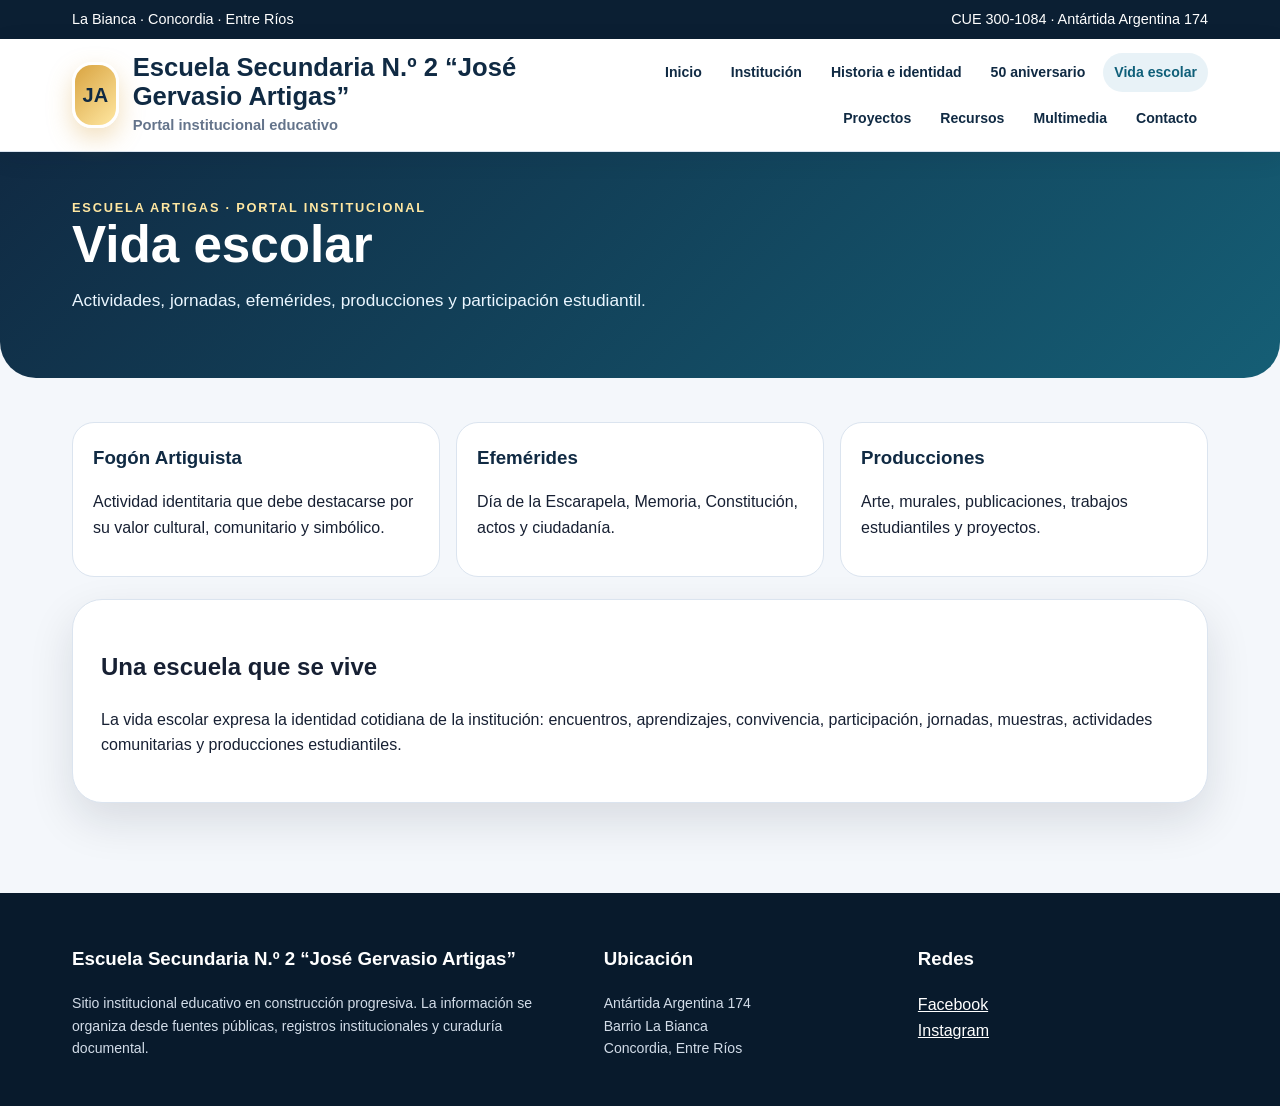
<file: vida-escolar.html>
<!DOCTYPE html>
<html lang="es">
<head>
<meta charset="UTF-8"><meta name="viewport" content="width=device-width, initial-scale=1.0">
<title>Vida escolar · Escuela Secundaria N.º 2 José Gervasio Artigas</title>
<style>
:root{--azul:#102a43;--azul2:#155e75;--verde:#166534;--oro:#d9a441;--crema:#fff8ec;--fondo:#f4f7fb;--texto:#172033;--muted:#64748b;--card:#ffffff;--line:#dbe4ef;--shadow:0 18px 45px rgba(15,23,42,.12)}
*{box-sizing:border-box}html{scroll-behavior:smooth}body{margin:0;font-family:"Segoe UI",Roboto,Arial,sans-serif;background:var(--fondo);color:var(--texto);line-height:1.6}a{color:inherit}.topbar{background:#0b1f33;color:white;font-size:.9rem}.topbar-inner{max-width:1180px;margin:auto;padding:8px 22px;display:flex;justify-content:space-between;gap:14px;flex-wrap:wrap}.site-header{position:sticky;top:0;z-index:50;background:rgba(255,255,255,.96);backdrop-filter:blur(12px);border-bottom:1px solid var(--line);box-shadow:0 6px 24px rgba(15,23,42,.08)}.header-inner{max-width:1180px;margin:auto;padding:14px 22px;display:flex;align-items:center;justify-content:space-between;gap:20px}.brand{display:flex;align-items:center;gap:14px;text-decoration:none}.logo{width:66px;height:66px;border-radius:20px;background:linear-gradient(135deg,var(--oro),#ffe7a1);display:grid;place-items:center;color:#102a43;font-weight:900;font-size:1.25rem;box-shadow:0 10px 25px rgba(217,164,65,.35);border:3px solid white}.brand h1{margin:0;font-size:clamp(1.1rem,2vw,1.65rem);line-height:1.15;color:var(--azul)}.brand p{margin:2px 0 0;color:var(--muted);font-weight:700;font-size:.92rem}.nav{display:flex;gap:7px;flex-wrap:wrap;justify-content:flex-end}.nav a{text-decoration:none;color:var(--azul);font-weight:800;font-size:.88rem;padding:8px 11px;border-radius:999px}.nav a:hover,.nav a.active{background:#e8f2f7;color:#0f5f79}.hero{position:relative;overflow:hidden;background:linear-gradient(135deg,rgba(16,42,67,.96),rgba(21,94,117,.92)),radial-gradient(circle at 82% 18%,rgba(217,164,65,.45),transparent 28%);color:white}.hero:before{content:"";position:absolute;inset:0;background:linear-gradient(90deg,rgba(16,42,67,.96),rgba(16,42,67,.76)),url('img/portada-institucional.jpg');background-size:cover;background-position:center;opacity:.38}.hero-inner{position:relative;max-width:1180px;margin:auto;padding:72px 22px 56px;display:grid;grid-template-columns:1.2fr .8fr;gap:30px;align-items:center}.eyebrow{text-transform:uppercase;letter-spacing:.14em;color:#ffe7a1;font-weight:900;font-size:.8rem}.hero h2{font-size:clamp(2.25rem,5vw,4.7rem);line-height:.98;margin:12px 0 16px;max-width:850px}.hero p{font-size:1.15rem;color:#eef6ff;max-width:760px}.hero-actions{display:flex;gap:12px;flex-wrap:wrap;margin-top:24px}.btn{display:inline-flex;align-items:center;gap:8px;text-decoration:none;border-radius:999px;padding:12px 18px;font-weight:900;background:var(--oro);color:#102a43;box-shadow:0 12px 25px rgba(0,0,0,.18)}.btn.secondary{background:white;color:var(--azul)}.hero-card{background:rgba(255,255,255,.13);border:1px solid rgba(255,255,255,.28);border-radius:28px;padding:24px;box-shadow:0 20px 60px rgba(0,0,0,.2)}.hero-card h3{margin-top:0;color:#ffe7a1}.quick-facts{display:grid;gap:12px}.fact{background:rgba(255,255,255,.12);border-radius:18px;padding:14px}.fact strong{display:block;color:white}.container{max-width:1180px;margin:auto;padding:44px 22px}.section-head{display:flex;justify-content:space-between;align-items:end;gap:20px;margin-bottom:18px}.section-head h2{font-size:clamp(1.7rem,3vw,2.8rem);line-height:1.05;margin:0;color:var(--azul)}.section-head p{margin:8px 0 0;color:var(--muted);max-width:760px}.moodle-grid{display:grid;grid-template-columns:repeat(3,1fr);gap:18px}.block{background:var(--card);border:1px solid var(--line);border-radius:28px;overflow:hidden;box-shadow:var(--shadow);text-decoration:none;display:flex;flex-direction:column;min-height:260px;transition:.18s transform,.18s box-shadow}.block:hover{transform:translateY(-5px);box-shadow:0 25px 60px rgba(15,23,42,.18)}.block-media{height:92px;background:linear-gradient(135deg,var(--azul2),var(--verde));display:flex;align-items:center;padding:18px;color:white;font-size:2rem}.block:nth-child(2n) .block-media{background:linear-gradient(135deg,var(--verde),#0f766e)}.block:nth-child(3n) .block-media{background:linear-gradient(135deg,var(--oro),#facc15);color:#102a43}.block-body{padding:20px}.block-body h3{margin:0 0 7px;color:var(--azul);font-size:1.22rem}.block-body p{margin:0;color:var(--muted)}.wide{grid-column:span 2}.panel{background:white;border:1px solid var(--line);border-radius:30px;padding:28px;box-shadow:var(--shadow)}.panel.blue{background:linear-gradient(135deg,var(--azul),var(--azul2));color:white}.panel.blue p,.panel.blue li{color:#eaf6ff}.panel.gold{background:linear-gradient(135deg,#fff7dd,#fff);border-color:#f2d58a}.split{display:grid;grid-template-columns:1fr 1fr;gap:22px}.cards{display:grid;grid-template-columns:repeat(3,1fr);gap:16px}.mini{background:white;border:1px solid var(--line);border-radius:22px;padding:20px}.mini h3{margin:0 0 6px;color:var(--azul)}.badge{display:inline-flex;border-radius:999px;background:#e8f2f7;color:#0f5f79;padding:6px 10px;font-weight:900;font-size:.82rem;margin:3px}.timeline{display:grid;gap:14px}.timeline-item{display:grid;grid-template-columns:130px 1fr;gap:18px;background:white;border:1px solid var(--line);border-radius:22px;padding:18px}.year{font-size:1.3rem;font-weight:900;color:#b7791f}.page-hero{background:linear-gradient(135deg,var(--azul),var(--azul2));color:white;border-radius:0 0 36px 36px}.page-hero .container{padding-top:46px;padding-bottom:46px}.page-hero h2{font-size:clamp(2rem,4vw,3.6rem);line-height:1;margin:0 0 12px}.page-hero p{font-size:1.08rem;max-width:850px;color:#eaf6ff}.list{padding-left:18px}.list li{margin:8px 0}.source{font-size:.9rem;color:var(--muted)}.alert{background:#fff7dd;border-left:6px solid var(--oro);border-radius:18px;padding:18px}.placeholder{background:linear-gradient(135deg,#eef6ff,#ffffff);border:2px dashed #aac2d3;border-radius:24px;min-height:210px;display:grid;place-items:center;text-align:center;padding:20px;color:#52667a}.socials{display:flex;gap:12px;flex-wrap:wrap}.socials a{background:#e8f2f7;color:var(--azul);text-decoration:none;border-radius:999px;padding:10px 14px;font-weight:900}.footer{background:#081a2c;color:white;margin-top:46px}.footer .container{padding-top:32px;padding-bottom:32px}.footer-grid{display:grid;grid-template-columns:1.4fr .8fr .8fr;gap:24px}.footer a{color:white}.small{font-size:.88rem;color:#d2dce8}.skip{position:absolute;left:-999px;top:auto}.skip:focus{left:10px;top:10px;z-index:100;background:white;padding:10px}@media(max-width:980px){.hero-inner{grid-template-columns:1fr}.moodle-grid,.cards,.split,.footer-grid{grid-template-columns:1fr}.wide{grid-column:span 1}.header-inner{align-items:flex-start;flex-direction:column}.nav{justify-content:flex-start}.site-header{position:relative}.timeline-item{grid-template-columns:1fr}}@media(max-width:560px){.topbar-inner{display:block}.hero-inner{padding-top:46px}.logo{width:56px;height:56px}.container{padding-left:16px;padding-right:16px}.hero h2{font-size:2.2rem}.block{min-height:auto}}
</style>
</head>
<body>
<a class="skip" href="#contenido">Saltar al contenido</a>
<div class="topbar"><div class="topbar-inner"><span>La Bianca · Concordia · Entre Ríos</span><span>CUE 300-1084 · Antártida Argentina 174</span></div></div>
<header class="site-header"><div class="header-inner"><a class="brand" href="index.html" aria-label="Inicio"><div class="logo">JA</div><div><h1>Escuela Secundaria N.º 2 “José Gervasio Artigas”</h1><p>Portal institucional educativo</p></div></a><nav class="nav" aria-label="Navegación principal"><a class="" href="index.html">Inicio</a><a class="" href="institucion.html">Institución</a><a class="" href="historia.html">Historia e identidad</a><a class="" href="50-aniversario.html">50 aniversario</a><a class="active" href="vida-escolar.html">Vida escolar</a><a class="" href="proyectos.html">Proyectos</a><a class="" href="recursos.html">Recursos</a><a class="" href="multimedia.html">Multimedia</a><a class="" href="contacto.html">Contacto</a></nav></div></header>
<section class="page-hero"><div class="container"><div class="eyebrow">Escuela Artigas · Portal institucional</div><h2>Vida escolar</h2><p>Actividades, jornadas, efemérides, producciones y participación estudiantil.</p></div></section>
<main id="contenido"><div class="container"><section class="cards"><div class="mini"><h3>Fogón Artiguista</h3><p>Actividad identitaria que debe destacarse por su valor cultural, comunitario y simbólico.</p></div><div class="mini"><h3>Efemérides</h3><p>Día de la Escarapela, Memoria, Constitución, actos y ciudadanía.</p></div><div class="mini"><h3>Producciones</h3><p>Arte, murales, publicaciones, trabajos estudiantiles y proyectos.</p></div></section><section class="panel" style="margin-top:22px"><h2>Una escuela que se vive</h2><p>La vida escolar expresa la identidad cotidiana de la institución: encuentros, aprendizajes, convivencia, participación, jornadas, muestras, actividades comunitarias y producciones estudiantiles.</p></section></div></main>
<footer class="footer"><div class="container footer-grid"><div><h3>Escuela Secundaria N.º 2 “José Gervasio Artigas”</h3><p class="small">Sitio institucional educativo en construcción progresiva. La información se organiza desde fuentes públicas, registros institucionales y curaduría documental.</p></div><div><h3>Ubicación</h3><p class="small">Antártida Argentina 174<br>Barrio La Bianca<br>Concordia, Entre Ríos</p></div><div><h3>Redes</h3><p><a href="https://www.facebook.com/Esc.Sec.Artigas.Oficial/">Facebook</a><br><a href="https://www.instagram.com/escuela2artigas/">Instagram</a></p></div></div></footer>
</body></html>
</file>
<file: styles.css>
:root{--azul:#102a43;--azul2:#155e75;--verde:#166534;--oro:#d9a441;--crema:#fff8ec;--fondo:#f4f7fb;--texto:#172033;--muted:#64748b;--card:#ffffff;--line:#dbe4ef;--shadow:0 18px 45px rgba(15,23,42,.12)}
*{box-sizing:border-box}html{scroll-behavior:smooth}body{margin:0;font-family:"Segoe UI",Roboto,Arial,sans-serif;background:var(--fondo);color:var(--texto);line-height:1.6}a{color:inherit}.topbar{background:#0b1f33;color:white;font-size:.9rem}.topbar-inner{max-width:1180px;margin:auto;padding:8px 22px;display:flex;justify-content:space-between;gap:14px;flex-wrap:wrap}.site-header{position:sticky;top:0;z-index:50;background:rgba(255,255,255,.96);backdrop-filter:blur(12px);border-bottom:1px solid var(--line);box-shadow:0 6px 24px rgba(15,23,42,.08)}.header-inner{max-width:1180px;margin:auto;padding:14px 22px;display:flex;align-items:center;justify-content:space-between;gap:20px}.brand{display:flex;align-items:center;gap:14px;text-decoration:none}.logo{width:66px;height:66px;border-radius:20px;background:linear-gradient(135deg,var(--oro),#ffe7a1);display:grid;place-items:center;color:#102a43;font-weight:900;font-size:1.25rem;box-shadow:0 10px 25px rgba(217,164,65,.35);border:3px solid white}.brand h1{margin:0;font-size:clamp(1.1rem,2vw,1.65rem);line-height:1.15;color:var(--azul)}.brand p{margin:2px 0 0;color:var(--muted);font-weight:700;font-size:.92rem}.nav{display:flex;gap:7px;flex-wrap:wrap;justify-content:flex-end}.nav a{text-decoration:none;color:var(--azul);font-weight:800;font-size:.88rem;padding:8px 11px;border-radius:999px}.nav a:hover,.nav a.active{background:#e8f2f7;color:#0f5f79}.hero{position:relative;overflow:hidden;background:linear-gradient(135deg,rgba(16,42,67,.96),rgba(21,94,117,.92)),radial-gradient(circle at 82% 18%,rgba(217,164,65,.45),transparent 28%);color:white}.hero:before{content:"";position:absolute;inset:0;background:linear-gradient(90deg,rgba(16,42,67,.96),rgba(16,42,67,.76)),url('img/portada-institucional.jpg');background-size:cover;background-position:center;opacity:.38}.hero-inner{position:relative;max-width:1180px;margin:auto;padding:72px 22px 56px;display:grid;grid-template-columns:1.2fr .8fr;gap:30px;align-items:center}.eyebrow{text-transform:uppercase;letter-spacing:.14em;color:#ffe7a1;font-weight:900;font-size:.8rem}.hero h2{font-size:clamp(2.25rem,5vw,4.7rem);line-height:.98;margin:12px 0 16px;max-width:850px}.hero p{font-size:1.15rem;color:#eef6ff;max-width:760px}.hero-actions{display:flex;gap:12px;flex-wrap:wrap;margin-top:24px}.btn{display:inline-flex;align-items:center;gap:8px;text-decoration:none;border-radius:999px;padding:12px 18px;font-weight:900;background:var(--oro);color:#102a43;box-shadow:0 12px 25px rgba(0,0,0,.18)}.btn.secondary{background:white;color:var(--azul)}.hero-card{background:rgba(255,255,255,.13);border:1px solid rgba(255,255,255,.28);border-radius:28px;padding:24px;box-shadow:0 20px 60px rgba(0,0,0,.2)}.hero-card h3{margin-top:0;color:#ffe7a1}.quick-facts{display:grid;gap:12px}.fact{background:rgba(255,255,255,.12);border-radius:18px;padding:14px}.fact strong{display:block;color:white}.container{max-width:1180px;margin:auto;padding:44px 22px}.section-head{display:flex;justify-content:space-between;align-items:end;gap:20px;margin-bottom:18px}.section-head h2{font-size:clamp(1.7rem,3vw,2.8rem);line-height:1.05;margin:0;color:var(--azul)}.section-head p{margin:8px 0 0;color:var(--muted);max-width:760px}.moodle-grid{display:grid;grid-template-columns:repeat(3,1fr);gap:18px}.block{background:var(--card);border:1px solid var(--line);border-radius:28px;overflow:hidden;box-shadow:var(--shadow);text-decoration:none;display:flex;flex-direction:column;min-height:260px;transition:.18s transform,.18s box-shadow}.block:hover{transform:translateY(-5px);box-shadow:0 25px 60px rgba(15,23,42,.18)}.block-media{height:92px;background:linear-gradient(135deg,var(--azul2),var(--verde));display:flex;align-items:center;padding:18px;color:white;font-size:2rem}.block:nth-child(2n) .block-media{background:linear-gradient(135deg,var(--verde),#0f766e)}.block:nth-child(3n) .block-media{background:linear-gradient(135deg,var(--oro),#facc15);color:#102a43}.block-body{padding:20px}.block-body h3{margin:0 0 7px;color:var(--azul);font-size:1.22rem}.block-body p{margin:0;color:var(--muted)}.wide{grid-column:span 2}.panel{background:white;border:1px solid var(--line);border-radius:30px;padding:28px;box-shadow:var(--shadow)}.panel.blue{background:linear-gradient(135deg,var(--azul),var(--azul2));color:white}.panel.blue p,.panel.blue li{color:#eaf6ff}.panel.gold{background:linear-gradient(135deg,#fff7dd,#fff);border-color:#f2d58a}.split{display:grid;grid-template-columns:1fr 1fr;gap:22px}.cards{display:grid;grid-template-columns:repeat(3,1fr);gap:16px}.mini{background:white;border:1px solid var(--line);border-radius:22px;padding:20px}.mini h3{margin:0 0 6px;color:var(--azul)}.badge{display:inline-flex;border-radius:999px;background:#e8f2f7;color:#0f5f79;padding:6px 10px;font-weight:900;font-size:.82rem;margin:3px}.timeline{display:grid;gap:14px}.timeline-item{display:grid;grid-template-columns:130px 1fr;gap:18px;background:white;border:1px solid var(--line);border-radius:22px;padding:18px}.year{font-size:1.3rem;font-weight:900;color:#b7791f}.page-hero{background:linear-gradient(135deg,var(--azul),var(--azul2));color:white;border-radius:0 0 36px 36px}.page-hero .container{padding-top:46px;padding-bottom:46px}.page-hero h2{font-size:clamp(2rem,4vw,3.6rem);line-height:1;margin:0 0 12px}.page-hero p{font-size:1.08rem;max-width:850px;color:#eaf6ff}.list{padding-left:18px}.list li{margin:8px 0}.source{font-size:.9rem;color:var(--muted)}.alert{background:#fff7dd;border-left:6px solid var(--oro);border-radius:18px;padding:18px}.placeholder{background:linear-gradient(135deg,#eef6ff,#ffffff);border:2px dashed #aac2d3;border-radius:24px;min-height:210px;display:grid;place-items:center;text-align:center;padding:20px;color:#52667a}.socials{display:flex;gap:12px;flex-wrap:wrap}.socials a{background:#e8f2f7;color:var(--azul);text-decoration:none;border-radius:999px;padding:10px 14px;font-weight:900}.footer{background:#081a2c;color:white;margin-top:46px}.footer .container{padding-top:32px;padding-bottom:32px}.footer-grid{display:grid;grid-template-columns:1.4fr .8fr .8fr;gap:24px}.footer a{color:white}.small{font-size:.88rem;color:#d2dce8}.skip{position:absolute;left:-999px;top:auto}.skip:focus{left:10px;top:10px;z-index:100;background:white;padding:10px}@media(max-width:980px){.hero-inner{grid-template-columns:1fr}.moodle-grid,.cards,.split,.footer-grid{grid-template-columns:1fr}.wide{grid-column:span 1}.header-inner{align-items:flex-start;flex-direction:column}.nav{justify-content:flex-start}.site-header{position:relative}.timeline-item{grid-template-columns:1fr}}@media(max-width:560px){.topbar-inner{display:block}.hero-inner{padding-top:46px}.logo{width:56px;height:56px}.container{padding-left:16px;padding-right:16px}.hero h2{font-size:2.2rem}.block{min-height:auto}}
</file>
